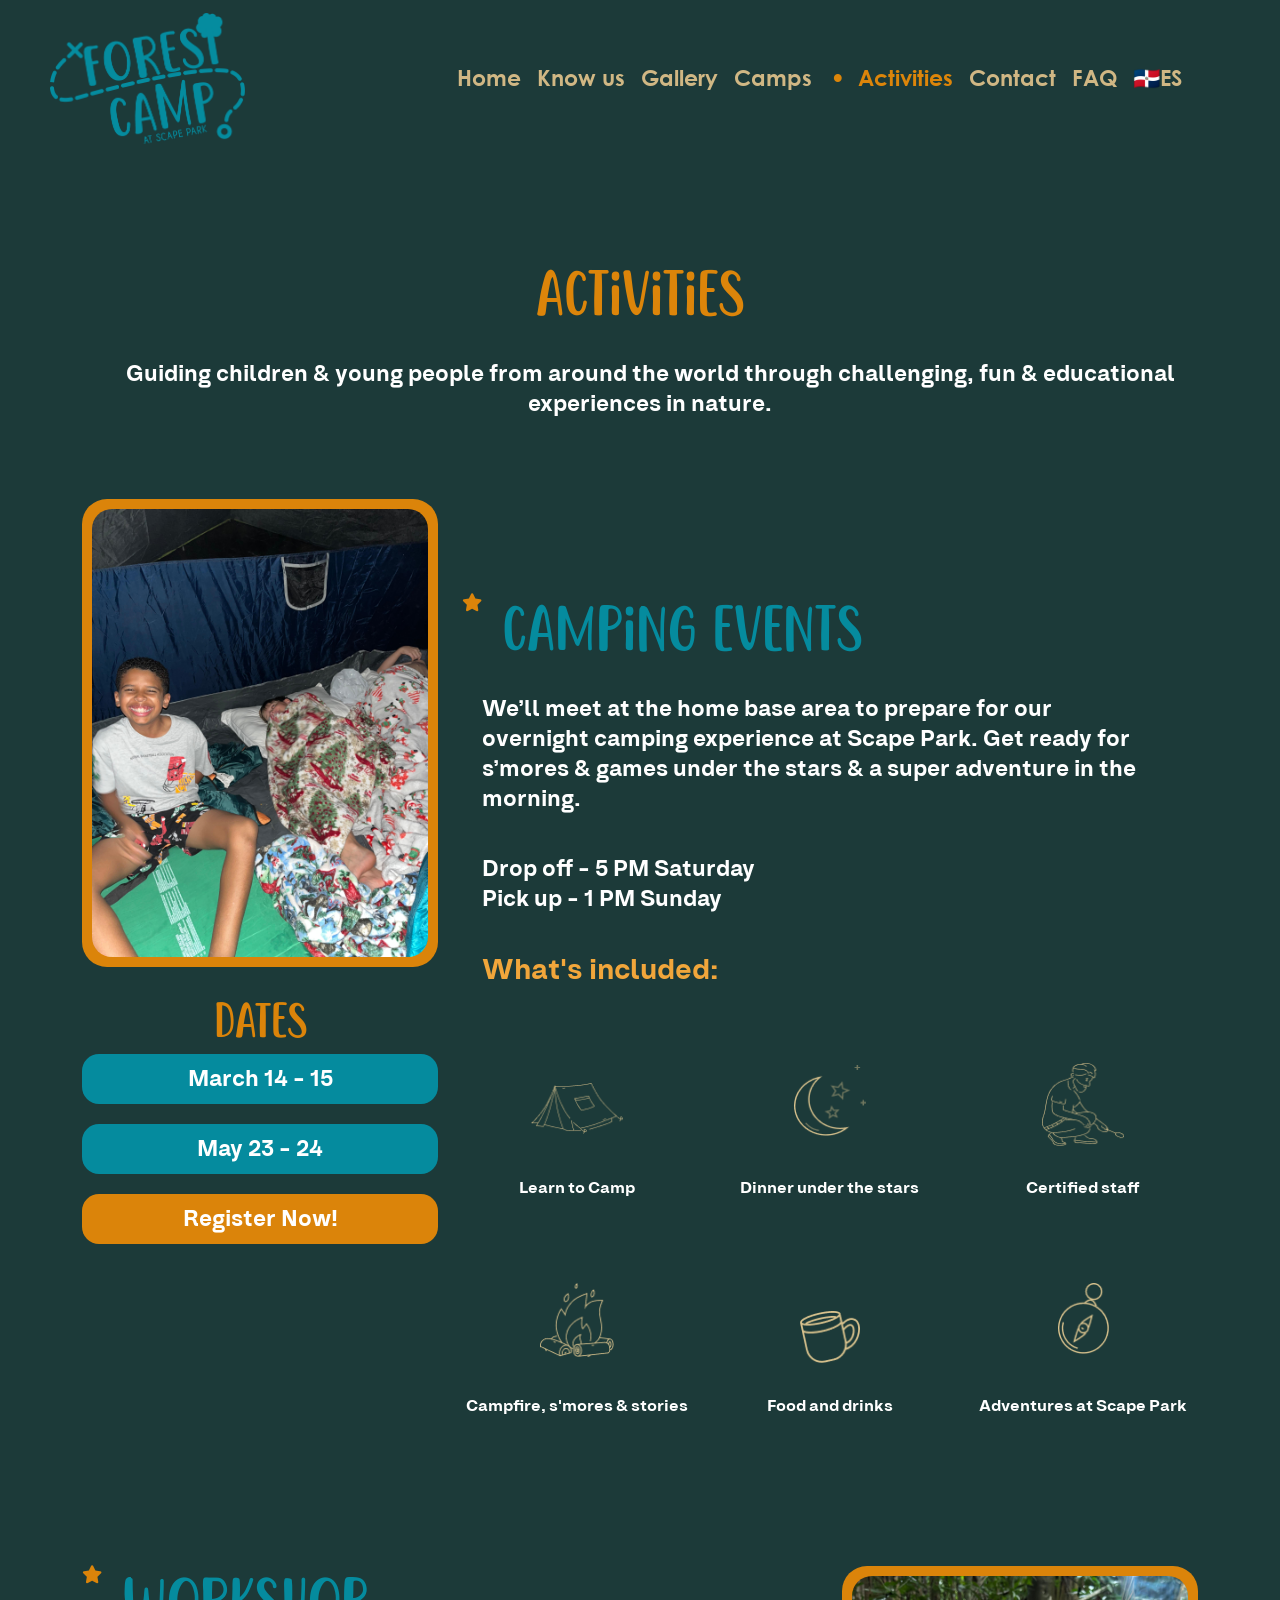
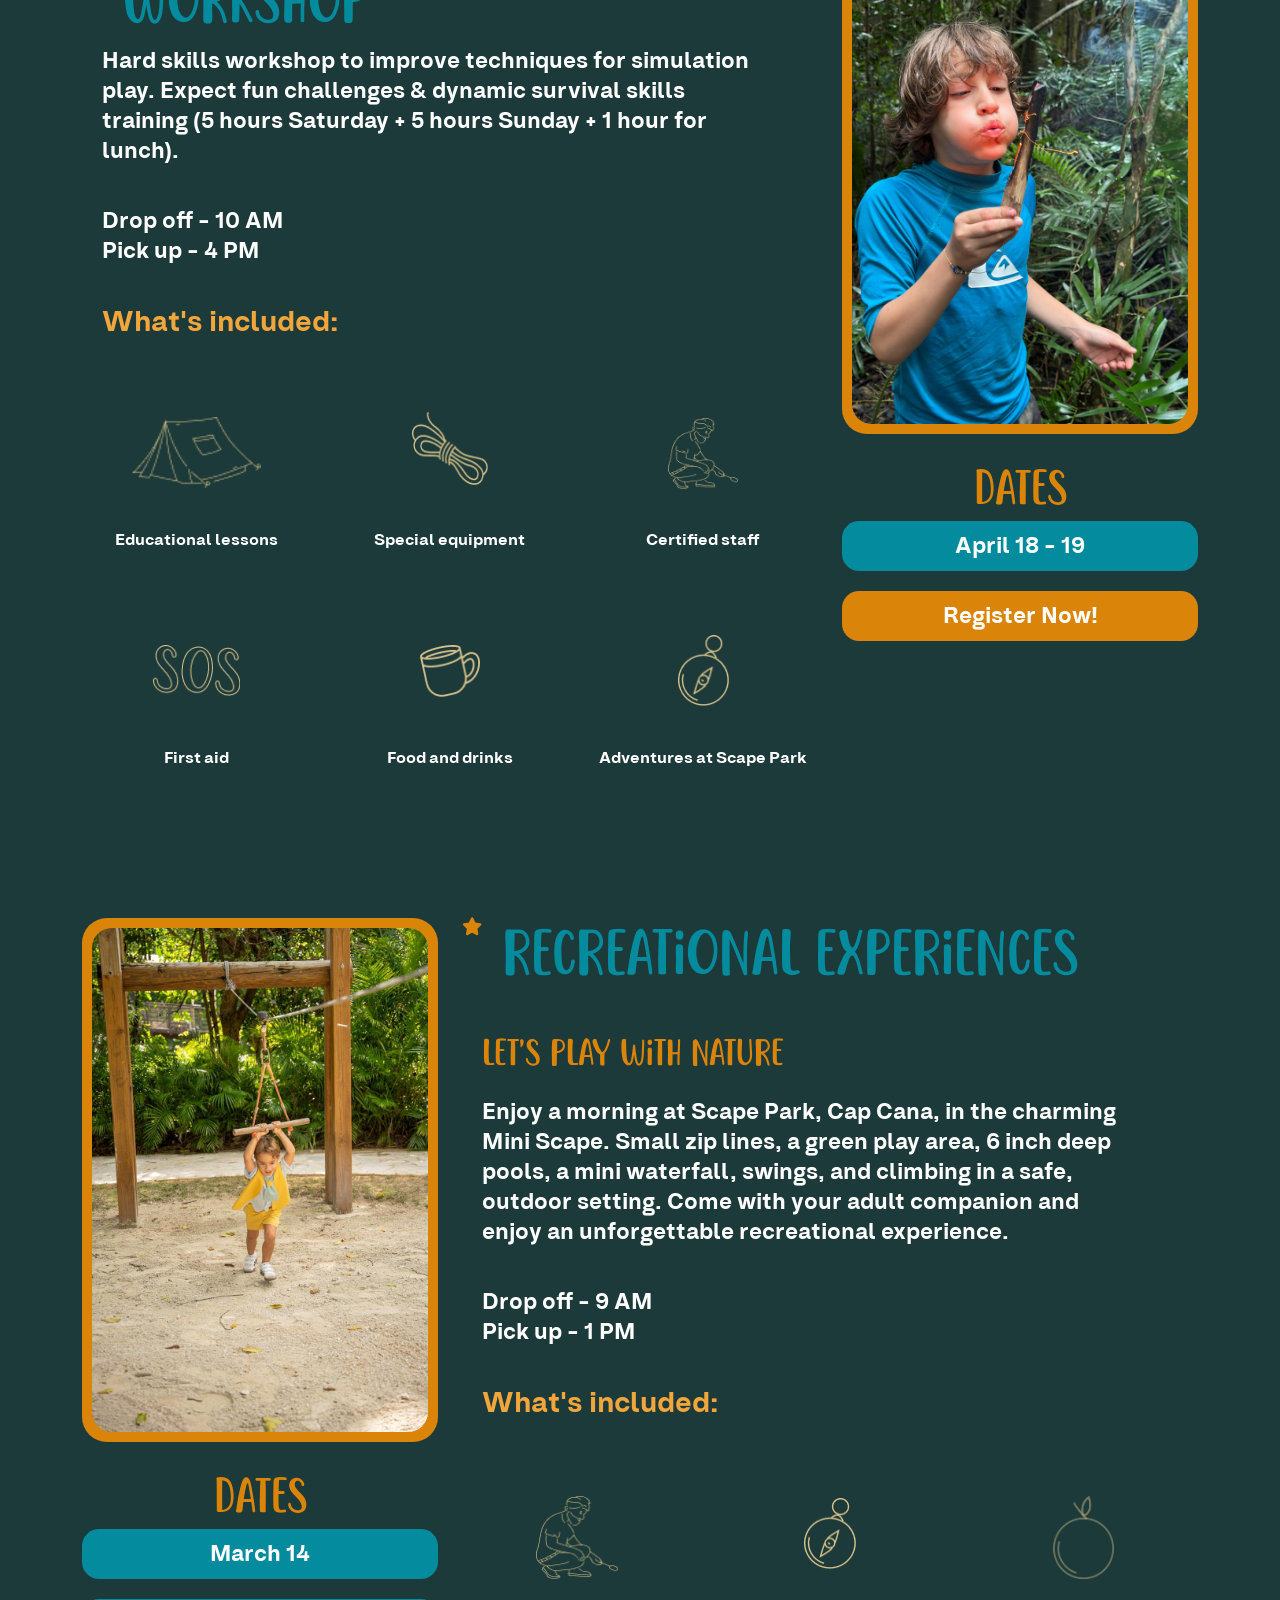
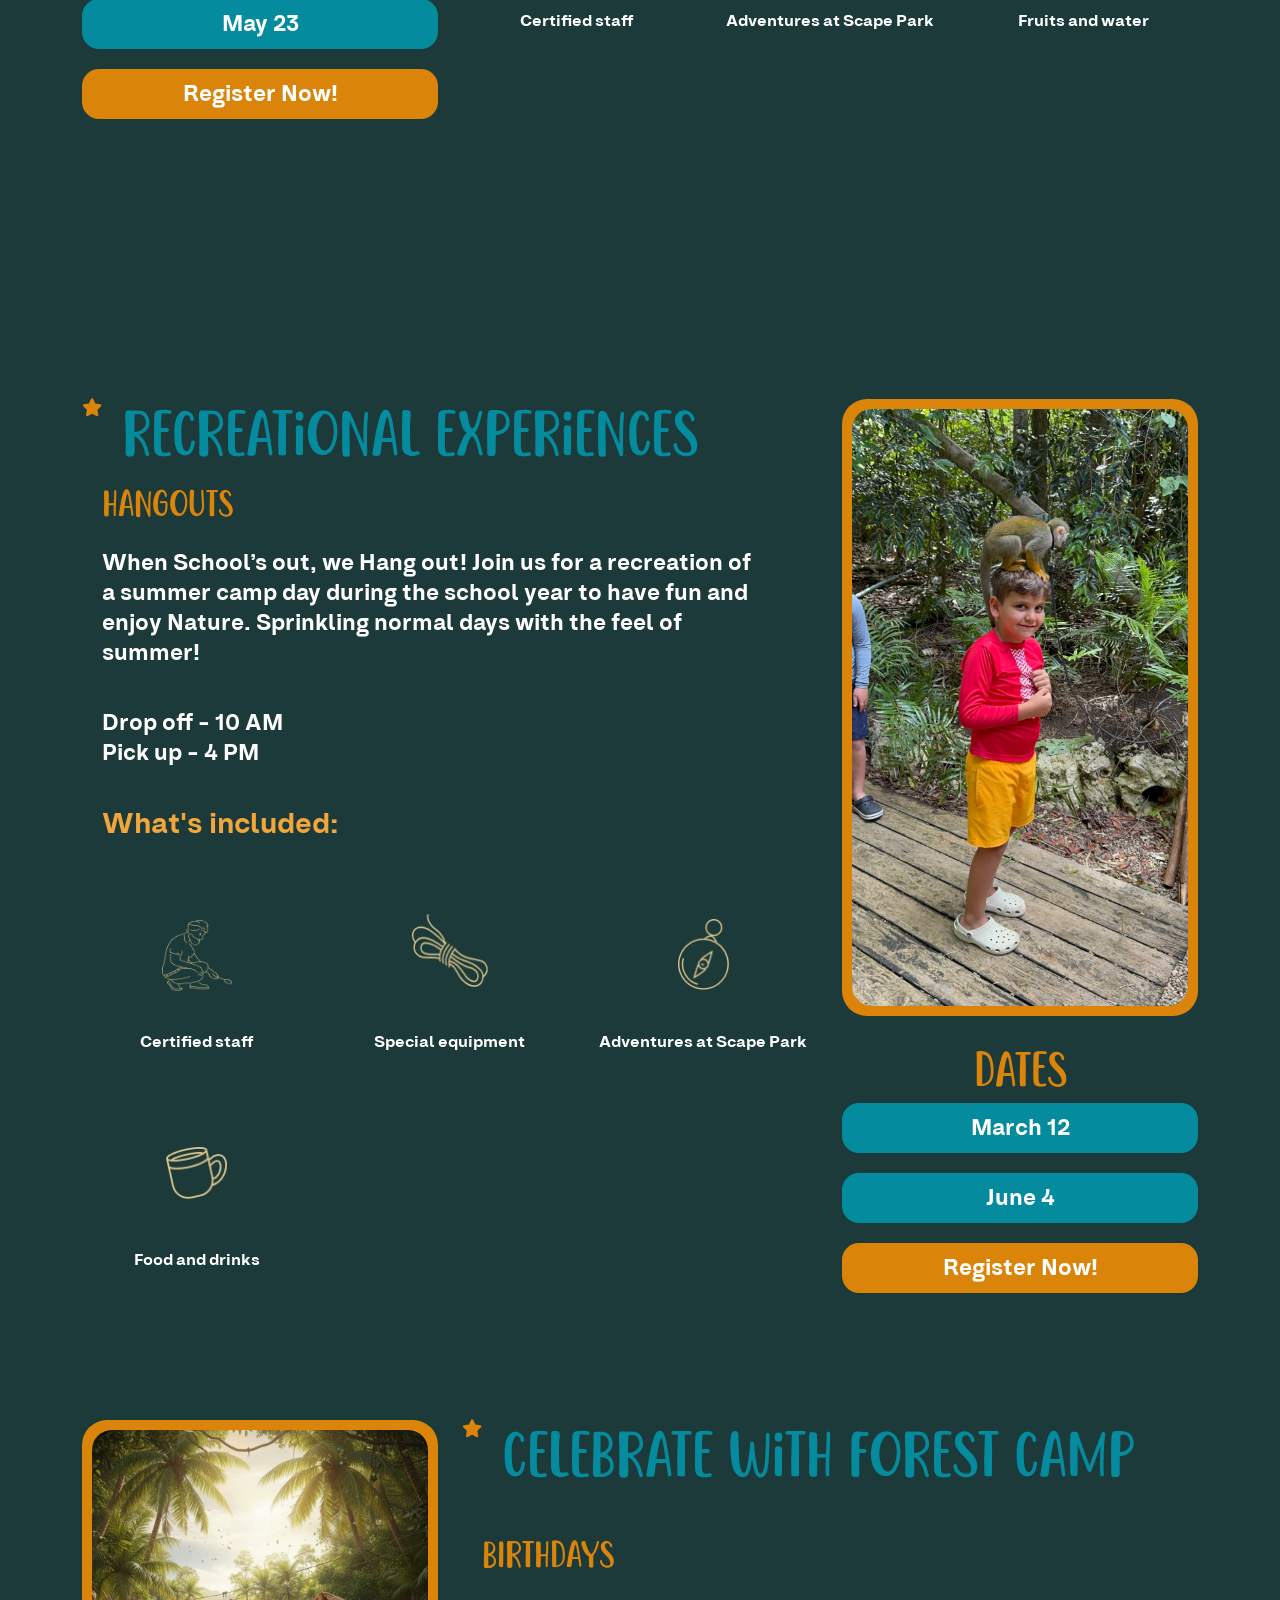
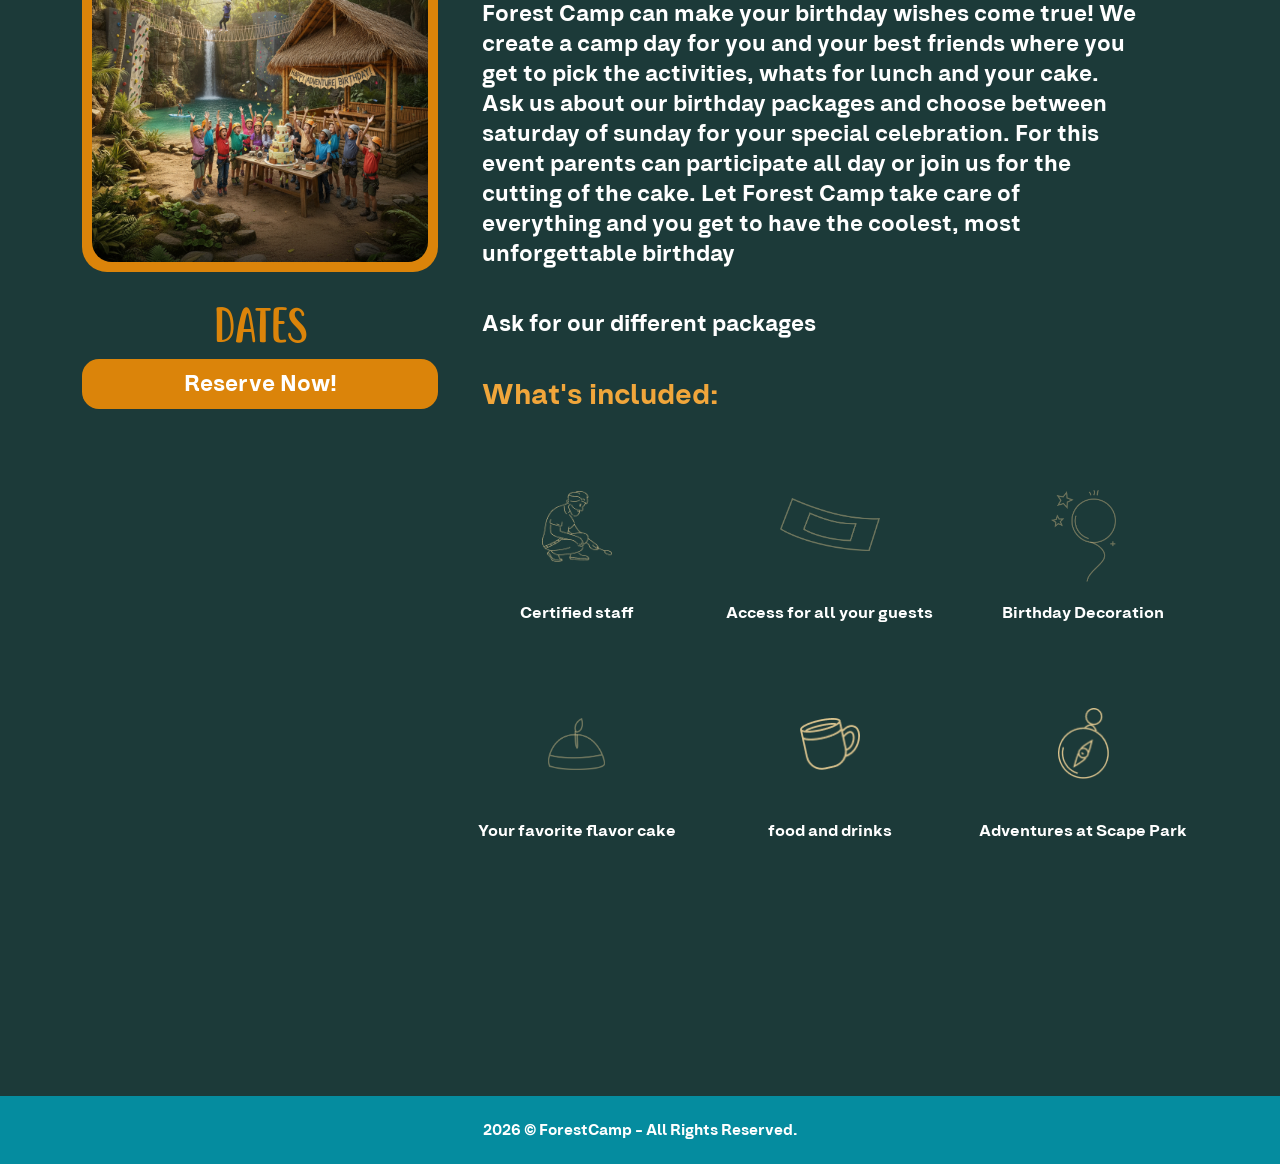
<file: activities.html>
<!DOCTYPE html>
<html lang="en">
  <head>
    <meta charset="UTF-8" />
    <meta name="viewport" content="width=device-width, initial-scale=1.0" />
    <title>Activities - Forest Camp</title>
    <!-- ========== All Css Link Here ===== -->
    <link rel="stylesheet" href="assets/css/font-awesome.min.css" />
    <link rel="stylesheet" href="assets/css/slick.css" />
    <link rel="stylesheet" href="assets/css/bootstrap.min.css" />
    <link rel="stylesheet" href="assets/css/style.css" />
  <link
  rel="stylesheet"
  href="https://cdnjs.cloudflare.com/ajax/libs/font-awesome/6.4.0/css/all.min.css"
/>

    <!-- ========== For Responsive Css  -->
    <link rel="stylesheet" href="assets/css/media.css" />
    <style>
      .nav-link {
        color: #d0b784;
      }
      .nav-link:hover {
        color: #db840a;
      }
    </style>
  </head>

  <body style="background-color: #1c3a39" data-page="activities">
    <!-- ========== Header Area Start Here ==========  -->
    <header id="about_page">
      <nav class="navbar navbar-expand-lg">
        <div class="container-fluid">
          <a class="navbar-brand" href="index.html#banner_area">
            <img src="assets/images/logo/logo_blue.png" alt="forest-camp" />
          </a>
          <button
            class="navbar-toggler"
            type="button"
            data-bs-toggle="collapse"
            data-bs-target="#navbarSupportedContent"
            aria-controls="navbarSupportedContent"
            aria-expanded="false"
            aria-label="Toggle navigation"
          >
            <img src="assets/images/icons/bar.png" alt="bar" />
          </button>
          <div class="collapse navbar-collapse" id="navbarSupportedContent">
            <ul class="navbar-nav ms-auto mb-2 mb-lg-0">
              <li class="nav-item">
                <a
                  class="nav-link"
                  aria-current="page"
                  href="index.html"
                  data-i18n="nav_home"
                  >Home</a
                >
              </li>
              <li class="nav-item">
                <a
                  class="nav-link"
                  href="about-us.html"
                  aria-disabled="true"
                  data-i18n="nav_about"
                  >Know us</a
                >
              </li>
              <li class="nav-item">
                <a
                  class="nav-link"
                  href="gallery.html"
                  aria-disabled="true"
                  data-i18n="nav_gallery"
                  >Gallery</a
                >
              </li>
              <li class="nav-item">
                <a
                  class="nav-link"
                  href="summercamp.html"
                  aria-disabled="true"
                  data-i18n="nav_program"
                  >Camps</a
                >
              </li>

              <li class="nav-item">
                <a
                  class="nav-link active"
                  href="activities.html"
                  data-i18n="nav_activie"
                  >Activities</a
                >
              </li>
              <li class="nav-item">
                <a
                  class="nav-link"
                  href="index.html#contact_area"
                  aria-disabled="true"
                  data-i18n="nav_contact"
                  >Contact</a
                >
              </li>
              <li class="nav-item">
                <a
                  class="nav-link"
                  href="faq.html"
                  aria-disabled="true"
                  data-i18n="nav_faq"
                  >FAQ</a
                >
              </li>
              <li class="nav-item">
              <button class="nav-link btn btn-sm" id="langToggleBtn" style="border:none; background:none;">
                <img id="langFlag" src="assets/images/esflag.png" alt="es" width="20px" style="margin-top: -4px;"> ES</button>
            </li>
            </ul>
          </div>
        </div>
      </nav>
    </header>
    <!-- ========== Header Area End Here ==========  -->
    <section id="activite_area">
  <div class="container">
    <div class="row">
      <div class="col-lg-12 m-auto text-center">
        <h3 data-i18n="activities_title">Activities</h3>
        <p data-i18n="activities_description">
          Guiding children & young people from around the world through
          challenging, fun & educational experiences in nature.
        </p>
      </div>
    </div>

    <!-- First Activity (Camping Events) -->
    <div class="row">
      <div class="col-lg-4">
        <div class="activite_secend_img d-none d-lg-inline">
          <div class="img_framee">
            <img src="assets/images/activities/acamp.jpeg" alt="img" class="d-none d-lg-inline"/>
          </div>
          
          <div class="dirth_day text-center jholokd">
            <h4 data-i18n="camping_dates_title">Dates</h4>
            <p data-i18n="camping_dates_dec">Mar 14 - 15</p>
            <p data-i18n="camping_dates_may">May 23 - 24</p>
            <a href="https://wa.link/uluzj9"><p data-i18n="camping_dates_btn", style="background:#db840a;"></p></a>   
          </div>                                                                                                                                                                                                                                                                                                                                                                                                                                                                                                                                                                                                                                          </div>
      </div>
                                                                                                                                                                                                                                                                                                                                                                                                                                                                                                                                                                                                                                                                                                                                                                                                                                                                                                                                                                                                                                                                                                                                                                                                                                                                                                                                                                                                                                                                                                                                                                                                                                                                                                                                                                                                                                                                                                                                                                                                                                                                                                                                                                                                                                                                                                                                                                                                                                                                                                                                                                                                                                                                                                                                                                                                                                                                                                                                                                                                                                                                                                                                                                                                                                                                                                                                                                                                                                                                                                                                                                                                                                                                                                                                                                                                                                                                                                                                                                                                                                                                                                                                                                                                                                                                                                                                                                                                                                                                                                                                                                                                                                                                                                                                                                                                                                                                                                                                                                                                                                                                                                                                                                                                                                                                                                                                                                                                                                                                                                                                                                                                                                                                                                                                                                                                                                                                                                                                                                                                                                                                                                                                                                                                                                                                                                                                                                                                                                                                                                                                                                                                                                                                                                                                                                                                                                                                                                               
      <div class="col-lg-8 text-start">

        <div class="activite_secend_content text-start"><div class="d-flex">
<i class="fa-solid fa-star" style="color: #db840a;"></i>
          <h3 data-i18n="camping_title">Camping Events</h3></div>
          <p data-i18n="camping_desc_1">
            We’ll meet at the home base area to prepare for our overnight
            camping experience at Scape Park. Get ready for s’mores & games
            under the stars & a super adventure in the morning.
          </p>
<p data-i18n="camping_desc_2" class="mehedii">
            Drop off - 5 PM Friday <br />
            Pick up - 1 PM Saturday
          </p>
<div class="activite_secend_img mehedii mt-3">
          <div class="img_framee">
            <img src="assets/images/activities/acamp.jpeg" alt="img"/>
          </div>
</div>

           <div class="dirth_day mehedii">
            <h4 data-i18n="camping_dates_title">Dates</h4>
            <p data-i18n="camping_dates_dec">Mar 14 - 15</p>
            <p data-i18n="camping_dates_may">May 23 - 24</p>
            <a href="https://wa.link/uluzj9"><p data-i18n="camping_dates_btn", style="background:#db840a;"></p></a>   
          </div> 
          <p data-i18n="camping_desc_2" class="jholokd">
            Drop off - 5 PM Friday <br />
            Pick up - 1 PM Saturday
          </p>

          <span data-i18n="camping_included_title">What's included:</span>

          <div class="row mt-5 pt-5">
            <div class="col-lg-4">
              <div class="included_icon">
                <img height="51px" src="assets/images/activities/capm.png" alt="icon" />
                <p data-i18n="camping_included_item_1">Learn to Camp</p>
              </div>
            </div>
            <div class="col-lg-4">
              <div class="included_icon">
                <img height="71px" style="margin-top: -18px;" src="assets/images/activities/night.png" alt="icon" />
                <p data-i18n="camping_included_item_2">Dinner under the stars</p>
              </div>
            </div>
            <div class="col-lg-4">
              <div class="included_icon">
                <img height="83px" style="margin-top: -20px;" src="assets/images/activities/man.png" alt="icon" />
                <p data-i18n="camping_included_item_3">Certificated Staff</p>
              </div>
            </div>
          </div>
          
          <div class="row mt-5">
            <div class="col-lg-4">
              <div class="included_icon">
                <img height="74px" style="margin-top: -18px;" src="assets/images/activities/fire.png" alt="icon" />
                <p data-i18n="camping_included_item_4">
                  Campfire, s'mores & stories
                </p>
              </div>
            </div>
            <div class="col-lg-4">
              <div class="included_icon">
                <img height="52px" style="margin-top: 10px;" src="assets/images/activities/cup.png" alt="icon" />
                <p data-i18n="camping_included_item_5">Food and drinks</p>
              </div>
            </div>
            <div class="col-lg-4">
              <div class="included_icon">
                <img height="71px" style="margin-top: -18px;" src="assets/images/activities/comp.png" alt="icon" />
                <p data-i18n="camping_included_item_6">Adventures in Scape Park</p>
              </div>
            </div>
          </div>
            
        </div>
      </div>
    </div>

    <!-- Second Activity (Workshop) -->
    <div class="row">
      <div class="col-lg-8 text-start order-2 order-md-1">
        <div class="activite_secend_content text-start">
<div class="d-flex">
<i class="fa-solid fa-star" style="color: #db840a;"></i>
          <h3 class="mb-0" data-i18n="workshop_title">Workshop</h3></div>
          <h5 data-i18n="workshop_subtitle">Survival skills 10 hours</h5>
          <p data-i18n="workshop_desc">
            Hard skills workshop to improve techniques for simulation play.
            Expect fun challenges & dynamic survival skills training (5 hours
            Saturday + 5 hours Sunday + 1 hour for lunch).
          </p>
<p data-i18n="workshop_desc_2" class="mehedii">
            Drop off - 10 AM <br />
            Pick up - 4 PM
          </p>
<div class="activite_secend_img mehedii">
          <div class="img_framee">
            <img src="assets/images/activities/boy.jpg" alt="img" class="mehedii"/>
          </div>
</div>
           <div class="dirth_day mehedii">
            <h4 data-i18n="camping_dates_title">Dates</h4>
            <p data-i18n="camping_dates_dec">Mar 14 - 15</p>
            <p data-i18n="camping_dates_may">May 23 - 24</p>
            <a href="https://wa.link/uluzj9"><p data-i18n="camping_dates_btn", style="background:#db840a;"></p></a>   
          </div> 
          <p data-i18n="workshop_desc_2" class="jholokd">
            Drop off - 10 AM <br />
            Pick up - 4 PM
          </p>

          <span data-i18n="workshop_included_title">What's included:</span>

          <div class="row mt-5 pt-5">
            <div class="col-lg-4">
              <div class="included_icon">
                <img height="71px" style="margin-top: -18px;" src="assets/images/activities/capm.png" alt="icon" />
                <p data-i18n="workshop_included_item_1">Educational lessons</p>
              </div>
            </div>
            <div class="col-lg-4">
              <div class="included_icon">
                <img height="73px" style="margin-top: -23px;" src="assets/images/activities/dori.png" alt="icon" />
                <p data-i18n="workshop_included_item_2">Special equipment</p>
              </div>
            </div>
            <div class="col-lg-4">
              <div class="included_icon">
                <img height="71px" style="margin-top: -17px;" src="assets/images/activities/man.png" alt="icon" />
                <p data-i18n="workshop_included_item_3">Certified staff</p>
              </div>
            </div>
          </div>

          <div class="row mt-5">
            <div class="col-lg-4">
              <div class="included_icon">
                <img height="51px" style="margin-top: -8px;" src="assets/images/activities/sos.png" alt="icon" />
                <p data-i18n="workshop_included_item_4">First aid</p>
              </div>
            </div>
            <div class="col-lg-4">
              <div class="included_icon">
                <img height="52px" style="margin-top: -8px;" src="assets/images/activities/cup.png" alt="icon" />
                <p data-i18n="workshop_included_item_5">Food and drinks</p>
              </div>
            </div>
            <div class="col-lg-4">
              <div class="included_icon">
                <img height="71px" style="margin-top: -18px;" src="assets/images/activities/comp.png" alt="icon" />
                <p data-i18n="workshop_included_item_6">Adventures in Scape Park</p>
              </div>
            </div>
          </div>
        </div>
      </div>

      <div class="col-lg-4 order-1 order-md-2">
        <div class="activite_secend_img jholokd">
          <div class="img_framee">
            <img src="assets/images/activities/boy.jpg" alt="img" />
          </div>
          <div class="dirth_day text-center jholokd">
            <h4 data-i18n="workshop_dates_title">Dates</h4>
            <p data-i18n="workshop_dates_value">  </p>
            <a href="https://wa.link/uluzj9"><p data-i18n="camping_dates_btn", style="background:#db840a;">Register Now3</p></a>      
          </div>
        </div>
      </div>
    </div>

    <!-- Trird Activity (Camping Events) -->
    <div class="row">
      <div class="col-lg-4">
      <div class="activite_secend_img jholokd">
          <div class="img_framee">
            <img src="assets/images/activities/Letsplay.jpeg" alt="img" />
          </div>
          <div class="dirth_day text-center jholokd">
            <h4 data-i18n="recreational_dates_title">Dates</h4>
            <p data-i18n="recreational_dates_dec">Mar 14</p>
            <p data-i18n="recreational_dates_may">May 23 </p>
            <a href="https://wa.link/uluzj9"><p data-i18n="camping_dates_btn", style="background:#db840a;"></p></a>   
          </div>                                                                                                                                                                                                                                                                                                                                                                                                                                                                                                                                                                                                                                          </div>
      </div>
                                                                                                                                                                                                                                                                                                                                                                                                                                                                                                                                                                                                                                                                                                                                                                                                                                                                                                                                                                                                                                                                                                                                                                                                                                                                                                                                                                                                                                                                                                                                                                                                                                                                                                                                                                                                                                                                                                                                                                                                                                                                                                                                                                                                                                                                                                                                                                                                                                                                                                                                                                                                                                                                                                                                                                                                                                                                                                                                                                                                                                                                                                                                                                                                                                                                                                                                                                                                                                                                                                                                                                                                                                                                                                                                                                                                                                                                                                                                                                                                                                                                                                                                                                                                                                                                                                                                                                                                                                                                                                                                                                                                                                                                                                                                                                                                                                                                                                                                                                                                                                                                                                                                                                                                                                                                                                                                                                                                                                                                                                                                                                                                                                                                                                                                                                                                                                                                                                                                                                                                                                                                                                                                                                                                                                                                                                                                                                                                                                                                                                                                                                                                                                                                                                                                                                                                                                                                                                               
      <div class="col-lg-8 text-start">
        <div class="activite_secend_content text-start">
          <div class="d-flex">
<i class="fa-solid fa-star" style="color: #db840a;"></i>
          <h3 data-i18n="recreational_title">Recreational experiences</h3></div>
          <h5 data-i18n="recreational_subtitle"></h5>
          <p data-i18n="recreational_desc_1">
           Enjoy a morning at Scape Park, Cap Cana, in the charming Mini Scape. Small zip lines, a green play area, 6 inch deep pools, a mini waterfall, swings, and climbing in a safe, outdoor setting. Come with your adult companion and enjoy an unforgettable recreational experience.
          </p>
<p data-i18n="recreational_desc_2" class="mehedii">
            Arrival - 10 AM  <br />
            Pick up - 4 PM 
          </p>
  <div class="activite_secend_img mehedii">
          <div class="img_framee">
            <img src="assets/images/activities/Letsplay.jpeg" alt="img" />
          </div>
</div>

           <div class="dirth_day mehedii">
            <h4 data-i18n="camping_dates_title">Dates</h4>
            <p data-i18n="camping_dates_dec">Mar 14 - 15</p>
            <p data-i18n="camping_dates_may">May 23 - 24</p>
            <a href="https://wa.link/uluzj9"><p data-i18n="camping_dates_btn", style="background:#db840a;"></p></a>   
          </div> 
          <p data-i18n="recreational_desc_2" class="jholokd">
            Arrival - 10 AM  <br />
            Pick up - 4 PM 
          </p>

          <span data-i18n="recreational_included_title">What's included:</span>

          <div class="row mt-5 pt-5">
            <div class="col-lg-4">
              <div class="included_icon">
                <img height="83px" style="margin-top: -20px;" src="assets/images/activities/man.png" alt="icon" />
                <p data-i18n="camping_included_item_3">Certificated Staff</p>
              </div>
            </div>
            <div class="col-lg-4">
              <div class="included_icon"><img height="71px" style="margin-top: -18px;" src="assets/images/activities/comp.png" alt="icon" />
                <p data-i18n="camping_included_item_6">Adventures in Scape Park</p>
             
              </div>
            </div>
            <div class="col-lg-4">
              <div class="included_icon">
                <img height="83px" style="margin-top: -20px;" src="assets/images/activities/fruits.png" alt="icon" />
                <p data-i18n="recreational_included_item_5">Fruits and water</p>
                
              </div>
            </div>
          </div>

          <div class="row mt-5">
            <div class="col-lg-4">
              <div class="included_icon">
              
              </div>
            </div>
            
          </div>
        </div>
      </div>
    </div>

  <!-- Fourth Activity (Workshop) -->
    <div class="row">
      <div class="col-lg-8 text-start order-2 order-md-1">
        <div class="activite_secend_content text-start">
            <div class="d-flex">
<i class="fa-solid fa-star" style="color: #db840a;"></i>
          <h3 class="mb-0" data-i18n="Hangouts_title">Recreational activities</h3> </div>
          <h5 data-i18n="Hangouts_subtitle">Hangouts</h5>
          <p data-i18n="Hangouts_desc">
            Hard skills workshop to improve techniques for simulation play.
            Expect fun challenges & dynamic survival skills training (5 hours
            Saturday + 5 hours Sunday + 1 hour for lunch).
          </p>
<p data-i18n="Hangouts_desc_2" class="mehedii">
            Drop off - 10 AM <br />
            Pick up - 4 PM
          </p>
<div class="activite_secend_img mehedii">
          <div class="img_framee">
            <img src="assets/images/activities/hang.jpg" alt="img" />
          </div>
</div>

           <div class="dirth_day mehedii">
            <h4 data-i18n="camping_dates_title">Dates</h4>
            <p data-i18n="camping_dates_dec">Mar 14 - 15</p>
            <p data-i18n="camping_dates_may">May 23 - 24</p>
            <a href="https://wa.link/uluzj9"><p data-i18n="camping_dates_btn", style="background:#db840a;"></p></a>   
          </div> 
          <p data-i18n="Hangouts_desc_2" class="jholokd">
            Drop off - 10 AM <br />
            Pick up - 4 PM
          </p>

          <span data-i18n="Hangouts22_included_title">What's included:</span>

          <div class="row mt-5 pt-5">
            <div class="col-lg-4">
              <div class="included_icon">
                <img height="71px" style="margin-top: -17px;" src="assets/images/activities/man.png" alt="icon" />
                <p data-i18n="workshop_included_item_3">Certified staff</p>
              </div>
            </div>
            <div class="col-lg-4">
              <div class="included_icon">
                <img height="73px" style="margin-top: -23px;" src="assets/images/activities/dori.png" alt="icon" />
                <p data-i18n="workshop_included_item_2">Special equipment</p>
              </div>
            </div>
            <div class="col-lg-4">
              <div class="included_icon">
                <img height="71px" style="margin-top: -18px;" src="assets/images/activities/comp.png" alt="icon" />
                <p data-i18n="workshop_included_item_6">Adventures in Scape Park</p>
                
              </div>
            </div>
          </div>

          <div class="row mt-5">
            <div class="col-lg-4">
              <div class="included_icon">
                <img height="52px" style="margin-top: -8px;" src="assets/images/activities/cup.png" alt="icon" />
                <p data-i18n="workshop_included_item_5">Food and drinks</p>
              </div>
            </div>
            <!-- <div class="col-lg-4">
              <div class="included_icon">

                
              </div>
            </div>
            <div class="col-lg-4">
              <div class="included_icon">
                <img height="71px" style="margin-top: -18px;" src="assets/images/activities/comp.png" alt="icon" />
                <p data-i18n="workshop_included_item_6">Adventures in Scape Park</p>
              </div>
            </div>-->
          </div>
        </div>
      </div>

      <div class="col-lg-4 order-1 order-md-2">
        <div class="activite_secend_img jholokd">
          <div class="img_framee">
            <img src="assets/images/activities/hang.jpg" alt="img" />
          </div>
          
          <div class="dirth_day text-center jholokd">
            <h4 data-i18n="workshop_dates_title">Dates</h4>
            <p data-i18n="Hangouts_dates_dec">March 12</p>
            <p data-i18n="Hangouts_dates_may">June 4</p>
            <a href="https://wa.link/uluzj9"><p data-i18n="camping_dates_btn", style="background:#db840a;">Register Now3</p></a>      
          </div>
        </div>
      </div>
    </div> 

  <!-- bdays -->
    <div class="row">
      <div class="col-lg-4">
        <div class="activite_secend_img jholokd">
          <div class="img_framee">
            <img src="assets/images/activities/bdays.png" alt="img" />
          </div>
          <div class="dirth_day text-center jholokd">
            <h4 data-i18n="recreational_dates_title">Dates</h4>
            
            <a href="https://wa.link/uluzj9"><p data-i18n="bday_dates_btn", style="background:#db840a;"></p></a>   
          </div>                                                                                                                                                                                                                                                                                                                                                                                                                                                                                                                                                                                                                                          </div>
      </div>
                                                                                                                                                                                                                                                                                                                                                                                                                                                                                                                                                                                                                                                                                                                                                                                                                                                                                                                                                                                                                                                                                                                                                                                                                                                                                                                                                                                                                                                                                                                                                                                                                                                                                                                                                                                                                                                                                                                                                                                                                                                                                                                                                                                                                                                                                                                                                                                                                                                                                                                                                                                                                                                                                                                                                                                                                                                                                                                                                                                                                                                                                                                                                                                                                                                                                                                                                                                                                                                                                                                                                                                                                                                                                                                                                                                                                                                                                                                                                                                                                                                                                                                                                                                                                                                                                                                                                                                                                                                                                                                                                                                                                                                                                                                                                                                                                                                                                                                                                                                                                                                                                                                                                                                                                                                                                                                                                                                                                                                                                                                                                                                                                                                                                                                                                                                                                                                                                                                                                                                                                                                                                                                                                                                                                                                                                                                                                                                                                                                                                                                                                                                                                                                                                                                                                                                                                                                                                                               
      <div class="col-lg-8 text-start">
        <div class="activite_secend_content text-start">
         <div class="d-flex">
<i class="fa-solid fa-star" style="color: #db840a;"></i>
          <h3 data-i18n="bday_title">Celebrate with forest camp</h3></div>
          <h5 data-i18n="bday_subtitle"></h5>
          <p data-i18n="bday_desc">
           Enjoy a morning at Scape Park, Cap Cana, in the charming Mini Scape. Small zip lines, a green play area, 6 inch deep pools, a mini waterfall, swings, and climbing in a safe, outdoor setting. Come with your adult companion and enjoy an unforgettable recreational experience.
          </p>
  <p data-i18n="bday_desc_2" class="mehedii">
            Arrival - 10 AM  <br/>
            Pick up - 4 PM 
          </p>
<div class="activite_secend_img mehedii">
          <div class="img_framee">
            <img src="assets/images/activities/bdays.png" alt="img" />
          </div>
</div>
         <div class="dirth_day text-center mehedii">
            <h4 data-i18n="recreational_dates_title">Dates</h4>
            
            <a href="https://wa.link/uluzj9"><p data-i18n="bday_dates_btn", style="background:#db840a;"></p></a>   
          </div> 
          <p data-i18n="bday_desc_2" class="jholokd">
            Arrival - 10 AM  <br/>
            Pick up - 4 PM 
          </p>

 
          <span data-i18n="bday_included_title">What's included:</span>

          <div class="row mt-5 pt-5">
            <div class="col-lg-4">
              <div class="included_icon">
                <img height="71px" style="margin-top: -17px;" src="assets/images/activities/man.png" alt="icon" />
                <p data-i18n="bday_included_item_1">Certified staff</p>
              </div>
            </div>
            <div class="col-lg-4">
              <div class="included_icon">
                <img height="53px" style="margin-top: -10px;" src="assets/images/activities/maps2.png" alt="icon" />
                <p data-i18n="bday_included_item_2">Access for all your guess</p>
              </div>
            </div>
            <div class="col-lg-4">
              <div class="included_icon">
                <img height="92px" style="margin-top: -18px;" src="assets/images/activities/decor.png" alt="icon" />
                <p data-i18n="bday_included_item_3">Birthday Decoration</p>
                
              </div>
            </div>
          </div>

          <div class="row mt-5">
            <div class="col-lg-4">
              <div class="included_icon">
                <img height="52px" style="margin-top: -8px;" src="assets/images/activities/cake.png" alt="icon" />
                <p data-i18n="bday_included_item_5">Food and drinks</p>
              </div>
            </div>
            <div class="col-lg-4">
              <div class="included_icon">
                <img height="52px" style="margin-top: -8px;" src="assets/images/activities/cup.png" alt="icon" />
                <p data-i18n="bday_included_item_4">Food and drinks</p>

                
              </div>
            </div>
            <div class="col-lg-4">
              <div class="included_icon">
                <img height="71px" style="margin-top: -18px;" src="assets/images/activities/comp.png" alt="icon" />
                <p data-i18n="bday_included_item_6">Adventures in Scape Park</p>
              </div>
            </div>
          </div>
        </div>
        <div class="dirth_day text-center jholokd mehedii">
            <h4 data-i18n="recreational_dates_title">Dates</h4>
            
            <a href="https://wa.link/uluzj9"><p data-i18n="bday_dates_btn", style="background:#db840a;"></p></a>   
          </div>
      </div>
    </div>
                
    

    <!-- Coming Soon 
    <div class="row">
      <div class="col-lg-4">
        <div class="activite_secend_img">
          <div class="img_framee frame_comming">
            <img src="assets/images/activities/TBA.jpg" alt="img" />
          </div>
        </div>
      </div>

      <div class="col-lg-8 text-start">
        <div class="activite_secend_content text-start">
          <h3 data-i18n="tba_title">TBA</h3>
          <h5 data-i18n="tba_subtitle">More details coming soon...</h5>
          <p data-i18n="tba_desc">Stay tuned!</p>
        </div>
      </div>
    </div>
  </div>

  <img
    src="assets/images/activities/page_bg.png"
    alt="img"
    class="activite_page_bg"
    
  />

  <div class="row">
        <div class="col-lg-12">
          <div class="program_page_download_btn text-center">
            <a href="https://drive.google.com/file/d/1QbJ9EgSOqwk0SsMtD1iF98Z36c06aMrI/view"
               data-i18n="download_btn">Download the content</a>
          </div>
        </div>
      </div>-->
</section>

  


    <!-- ========== Copyright Area Start Here ==========  -->
    <footer id="copyright_area">
      <div class="container">
        <div class="row">
          <div class="col-lg-12">
            <div class="copyright_text">
              <h4 data-i18n="footer_copy">
                2025 © ForestCamp - All Rights Reserved.
              </h4>
            </div>
          </div>
        </div>
      </div>
    </footer>
    <!-- ========== Copyright Area End Here ==========  -->

    <!-- ========== All Js Link Here ===== -->
    <script src="assets/js/bootstrap.min.js"></script>
    <script src="assets/js/jquery-1.12.4.min.js"></script>
    <script src="assets/js/slick.min.js"></script>
    <script src="assets/js/main.js"></script>
    <!-- Lang-toggle común -->
    <script src="assets/js/lang-toggle.js"></script>
  </body>
</html>
</file>
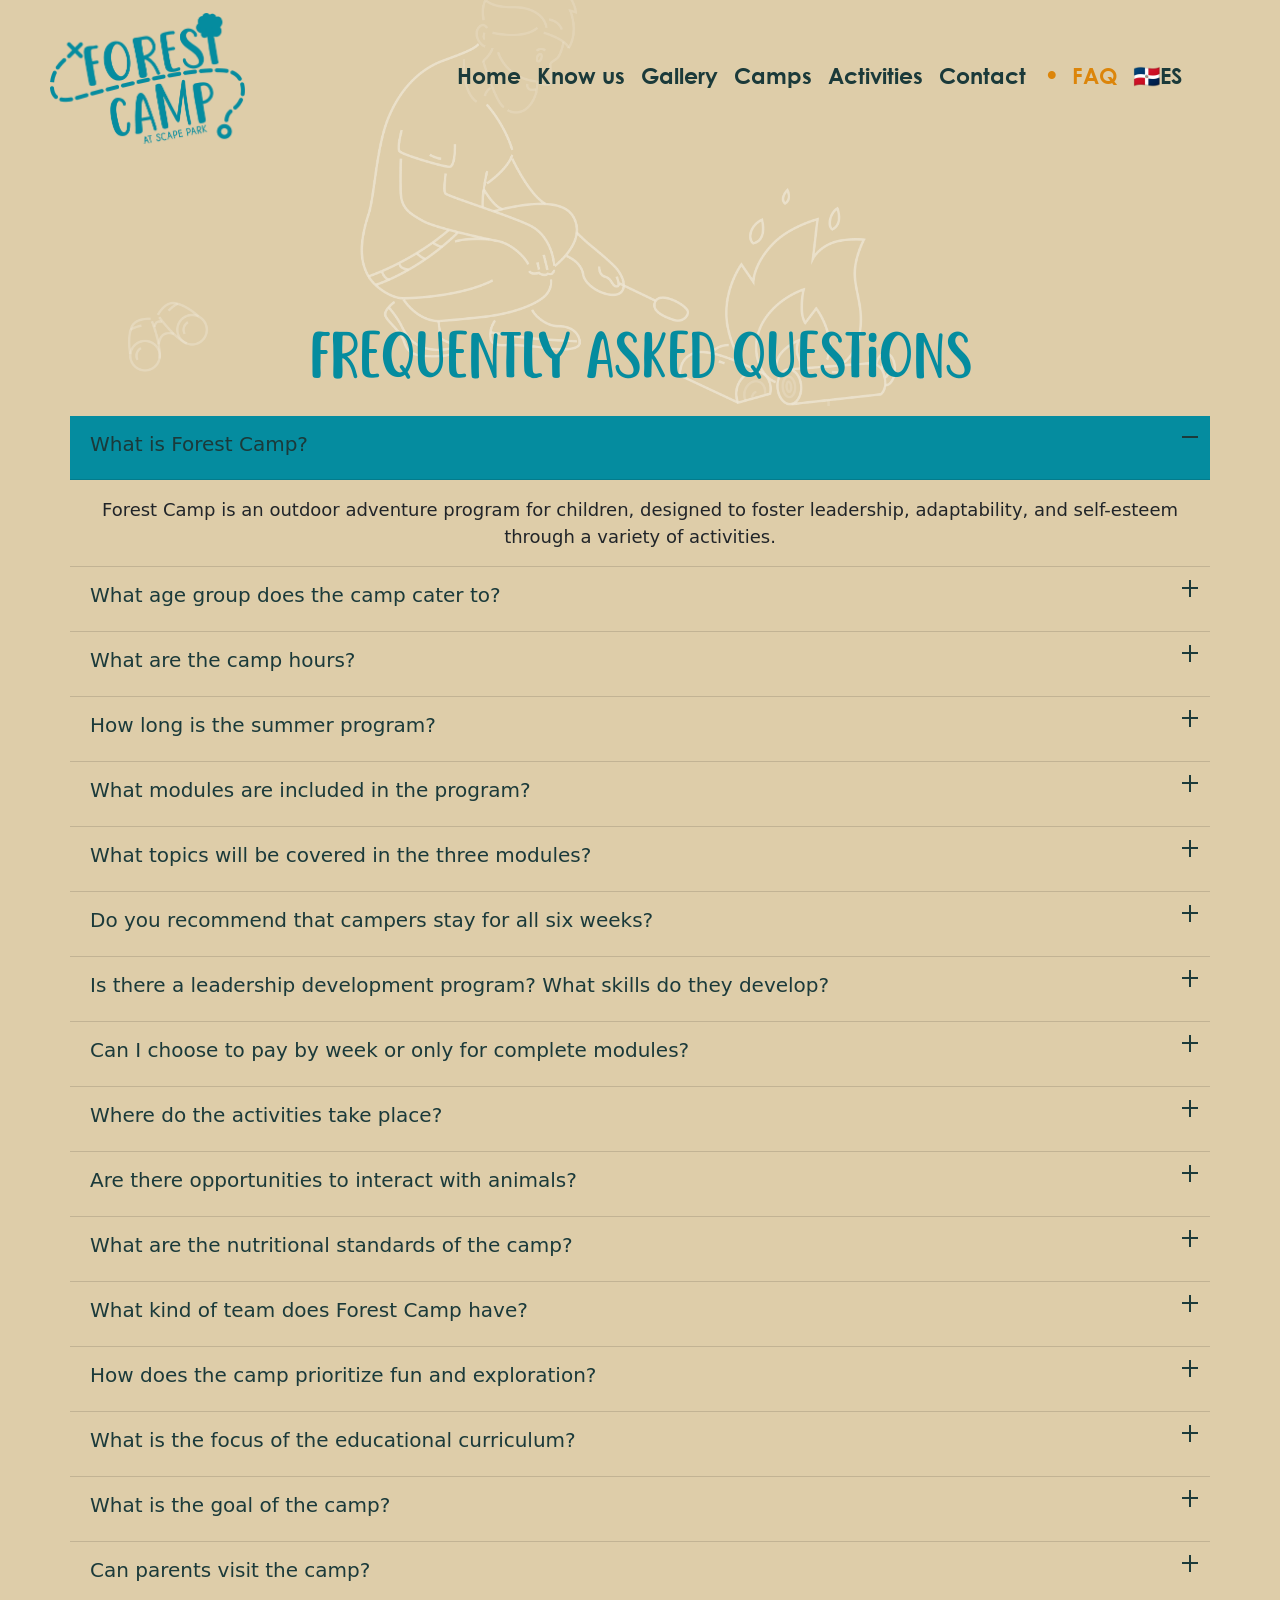
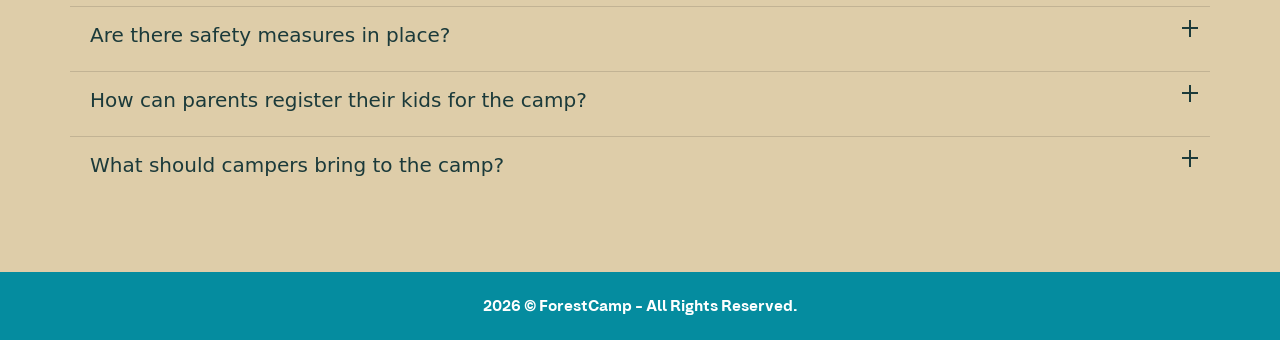
<file: faq.html>
<!DOCTYPE html>
<html lang="en">
<head>
    <meta charset="UTF-8">
    <meta name="viewport" content="width=device-width, initial-scale=1.0">
    <title>FAQ - Forest Camp</title>
    <!-- ========== All Css Link Here ===== -->
     <link rel="stylesheet" href="assets/css/font-awesome.min.css">
     <link rel="stylesheet" href="assets/css/slick.css">
     <link rel="stylesheet" href="assets/css/bootstrap.min.css">
     <link rel="stylesheet" href="assets/css/style.css">
     <!-- ========== For Responsive Css  -->
     <link rel="stylesheet" href="assets/css/media.css">
</head>
<body data-page="faq">
    <!-- ========== Header Area Start Here ==========  -->

<style>
                :root {
            --primary-text: #1B3A3A;
            --secondary-text: #058C9F;
            --white-text-white: transparent;
            --black-text-black: #000000;
            }

            body{
                background-color: rgb(209, 184, 133);
                background-color: rgba(209, 184, 133, 0.7);
                background-image: url(assets/images/faq/bg.png);
            }
            .accordion-item {
    background-color: transparent;
    border: 1px solid rgba(0,0,0,.125);
        }
        .accordion-button {
            position: relative;
            display: flex;
            align-items: center;
            width: 100%;
            padding: 1rem 1.25rem;
            font-size: 1rem;
            color: var(--primary-text);
            text-align: left;
            background-color: transparent;
            border: 0;
            border-radius: 0;
            overflow-anchor: none;
            transition: color .15s ease-in-out,background-color .15s ease-in-out,border-color .15s ease-in-out,box-shadow .15s ease-in-out,border-radius .15s ease;
        }
                a {
            text-decoration: none;
            }
            .accordion-body ul li a {
            color: black;
            font-weight: 700;
            }
            .faq-section .accordion {
            width: 100%;
            }

            .accordion-button:not(.collapsed) {
            /* background-color: #c5e5d8;*/
            background-color: var(--secondary-text);
            }

            .accordion-button:not(.collapsed)::after {
            background-image: none;
            transform: none;
            }

            .accordion-button:focus {
            box-shadow: none;
            }

            .accordion-button:before {
            content: "";
            position: absolute;
            /*   right: 0.75rem; */
            right: 0.75rem;
            top: 1.25rem;
            height: 2px;
            width: 1rem;
            background-color: var(--primary-text);
            }
            .accordion-button.collapsed:after {
            content: "";
            position: absolute;
            /*   right: 1.1875rem; */
            right: 1.1875rem;
            top: 0.8125rem;
            height: 1.0625rem;
            width: 0.125rem;
            border-style: none;
            background-color: var(--primary-text);
            }

            .faq-section .accordion-button h5 {
            /*   color: #7dbc9e; */
            color: var(--primary-text);
            margin-right: 13px;
            }
            .accordion-body {
            background-color: transparent;
            }
            /* button:focus:not(:focus-visible) {
                outline: 0;
            } */

            /* list */
            ul {
            list-style-type: none;
            list-style-type: disc; /* Default bullet points for ul */
            margin-left: 20px;
            }
            ul li {
            margin-bottom: 5px;
            }
            .accordion-body ol {
            counter-reset: step-counter;
            list-style-type: none;
            padding-left: 0;
            }

            .accordion-body ol > li {
            counter-increment: step-counter; /* Increment custom counter */
            margin-bottom: 10px;
            }

            .accordion-body ol > li::before {
            content: "Steps " counter(step-counter) ": "; /* Custom prefix */
            font-weight: bold;
            }

            @media screen and (min-width: 768px) {
            /*   .faq-section .accordion {
                width: 50%;
                margin: 0 auto;
            } */

            .accordion-button:before {
                right: 0.75rem;
            }

            .accordion-button.collapsed:after {
                right: 1.1875rem;
            }

            .faq-section .accordion-button h5 {
                margin-right: 0px;
            }
            
            }
            .faq-section .container{
                padding-right: 0px !important;
                padding-left: 0px !important;
            }
            .faq_h_bg{
                position: absolute;
                width: 60%;
                height: auto;
                left: 10%;
                top: -10%;
                opacity: 0.5;
            }
            .side_bg{
                position: absolute;
                width: auto;
                height: 100%;
                left: 70%;
                top: 30%;
            }

</style>
<header id="about_page">
    <nav class="navbar navbar-expand-lg">
        <div class="container-fluid">
          <a class="navbar-brand" href="index.html#banner_area">
            <!-- ========== Logo Here  -->
             <img src="assets/images/logo/logo_blue.png" alt="forest-camp">
          </a>
          <button class="navbar-toggler" type="button" data-bs-toggle="collapse" data-bs-target="#navbarSupportedContent" aria-controls="navbarSupportedContent" aria-expanded="false" aria-label="Toggle navigation">
            <img src="assets/images/icons/bar.png" alt="bar">
          </button>
          <div class="collapse navbar-collapse" id="navbarSupportedContent">
            <ul class="navbar-nav ms-auto mb-2 mb-lg-0">
              <li class="nav-item">
                <a class="nav-link" aria-current="page" href="index.html"><span data-i18n="nav_home">Home</span></a>
              </li>
              <li class="nav-item">
                <a class="nav-link" href="about-us.html"><span data-i18n="nav_about">Know us</span></a>
              </li>
              <li class="nav-item">
                <a class="nav-link" href="gallery.html"><span data-i18n="nav_gallery">Gallery</span></a>
              </li>
              <li class="nav-item">
                <a class="nav-link" href="summercamp.html"><span data-i18n="nav_program">Camps</span></a>
              </li>
              <li class="nav-item">
                <a class="nav-link" href="activities.html" data-i18n="nav_activie">Activities</a>
            </li>
              <li class="nav-item">
                <a class="nav-link" href="index.html#contact_area"><span data-i18n="nav_contact">Contact</span></a>
              </li>
              <li class="nav-item">
                <a class="nav-link active" href="faq.html"><span data-i18n="nav_faq">FAQ</span></a>
              </li>
              <li class="nav-item">
              <button class="nav-link btn btn-sm" id="langToggleBtn" style="border:none; background:none;">
                <img id="langFlag" src="assets/images/esflag.png" alt="es" width="20px" style="margin-top: -4px;"> ES</button>
            </li>
            </ul>
          </div>
        </div>
      </nav>
</header>
    <!-- ========== Header Area End Here ==========  -->
    <!-- ========== About Part One Area Start Here ==========  -->
     <section id="about_part_one" class="position-relative">
        <img src="assets/images/faq/h_bg.png" alt="icon" class="faq_h_bg">
        <div class="container-fluid about_page_for_bg">
            <div class="row about_bottom_fak position-relative">
                <div class="col-lg-12">
                    <div class="about_part_one_text text-center position-relative">
                        
                        <h3 style="color: #058C9F;" data-i18n="faq_heading">Frequently asked questions</h3>
                        
                        <section class="faq-section py-3">
                            <div class="container">
                        
                              <div class="w-lg-50 mx-auto">
                                
                                <div class="accordion accordion-flush" id="accordionExample">
                                  <!-- 1: coll1 -->
                                  <div class="accordion-item">
                                    <h2 class="accordion-header">
                                      <button class="accordion-button" type="button" data-bs-toggle="collapse" data-bs-target="#coll1" aria-expanded="true" aria-controls="coll1">
                                        <h5 data-i18n="faq_q1_title">What is Forest Camp?</h5>
                                      </button>
                                    </h2>
                                    <div id="coll1" class="accordion-collapse collapse show" data-bs-parent="#accordionExample">
                                      <div class="accordion-body" data-i18n="faq_q1_body">
                                        Forest Camp is an outdoor adventure program for children, designed to foster leadership, adaptability, and self-esteem through a variety of activities.
                                      </div>
                                    </div>
                                  </div>
                                  <!-- 2: coll2 -->
                                  <div class="accordion-item">
                                    <h2 class="accordion-header">
                                      <button class="accordion-button collapsed" type="button" data-bs-toggle="collapse" data-bs-target="#coll2" aria-expanded="false" aria-controls="coll2">
                                        <h5 data-i18n="faq_q2_title">What age group does the camp cater to?</h5>
                                      </button>
                                    </h2>
                                    <div id="coll2" class="accordion-collapse collapse" data-bs-parent="#accordionExample">
                                      <div class="accordion-body" data-i18n="faq_q2_body">
                                        The camp is designed for children ages 7 to 12 for Forest Campers and 13 to 15 for the Leadership and Adventure Program.
                                      </div>
                                    </div>
                                  </div>
                                  <!-- 3: coll3 -->
                                  <div class="accordion-item">
                                    <h2 class="accordion-header">
                                      <button class="accordion-button collapsed" type="button" data-bs-toggle="collapse" data-bs-target="#coll3" aria-expanded="false" aria-controls="coll3">
                                        <h5 data-i18n="faq_q3_title">What are the camp hours?</h5>
                                      </button>
                                    </h2>
                                    <div id="coll3" class="accordion-collapse collapse" data-bs-parent="#accordionExample">
                                      <div class="accordion-body" data-i18n="faq_q3_body">
                                        The camp runs from 9 a.m. to 4 p.m., Monday to Friday.
                                      </div>
                                    </div>
                                  </div>
                                  <!-- 4: coll4 -->
                                  <div class="accordion-item">
                                    <h2 class="accordion-header">
                                      <button class="accordion-button collapsed" type="button" data-bs-toggle="collapse" data-bs-target="#coll4" aria-expanded="false" aria-controls="coll4">
                                        <h5 data-i18n="faq_q4_title">How long is the summer program?</h5>
                                      </button>
                                    </h2>
                                    <div id="coll4" class="accordion-collapse collapse" data-bs-parent="#accordionExample">
                                      <div class="accordion-body" data-i18n="faq_q4_body">
                                        The complete summer program lasts for 6 weeks, starting on July 7 and ending on August 15.
                                      </div>
                                    </div>
                                  </div>
                                  <!-- 5: coll5 -->
                                  <div class="accordion-item">
                                    <h2 class="accordion-header">
                                      <button class="accordion-button collapsed" type="button" data-bs-toggle="collapse" data-bs-target="#coll5" aria-expanded="false" aria-controls="coll5">
                                        <h5 data-i18n="faq_q5_title">What modules are included in the program?</h5>
                                      </button>
                                    </h2>
                                    <div id="coll5" class="accordion-collapse collapse" data-bs-parent="#accordionExample">
                                      <div class="accordion-body" data-i18n="faq_q5_body">
                                        The program consists of three modules: Survival, Emergency Response, and Mountain Sports.
                                      </div>
                                    </div>
                                  </div>
                                  <!-- 6: coll6 -->
                                  <div class="accordion-item">
                                    <h2 class="accordion-header">
                                      <button class="accordion-button collapsed" type="button" data-bs-toggle="collapse" data-bs-target="#coll6" aria-expanded="false" aria-controls="coll6">
                                        <h5 data-i18n="faq_q6_title">What topics will be covered in the three modules?</h5>
                                      </button>
                                    </h2>
                                    <div id="coll6" class="accordion-collapse collapse" data-bs-parent="#accordionExample">
                                      <div class="accordion-body" data-i18n="faq_q6_body">
                                        The topics we will be covering this summer are: Fire Skills, Bushcraft Skills, Wilderness First Aid, Emergency Planning, Altitude Skills, and Guiding and Navigation.
                                      </div>
                                    </div>
                                  </div>
                                  <!-- 7: coll7 -->
                                  <div class="accordion-item">
                                    <h2 class="accordion-header">
                                      <button class="accordion-button collapsed" type="button" data-bs-toggle="collapse" data-bs-target="#coll7" aria-expanded="false" aria-controls="coll7">
                                        <h5 data-i18n="faq_q7_title">Do you recommend that campers stay for all six weeks?</h5>
                                      </button>
                                    </h2>
                                    <div id="coll7" class="accordion-collapse collapse" data-bs-parent="#accordionExample">
                                      <div class="accordion-body" data-i18n="faq_q7_body">
                                        We cover 3 modules over the course of 6 weeks. We recommend that campers take all the modules as this enhances their learning.
                                      </div>
                                    </div>
                                  </div>
                                  <!-- 8: coll8 -->
                                  <div class="accordion-item">
                                    <h2 class="accordion-header">
                                      <button class="accordion-button collapsed" type="button" data-bs-toggle="collapse" data-bs-target="#coll8" aria-expanded="false" aria-controls="coll8">
                                        <h5 data-i18n="faq_q8_title">Is there a leadership development program? What skills do they develop?</h5>
                                      </button>
                                    </h2>
                                    <div id="coll8" class="accordion-collapse collapse" data-bs-parent="#accordionExample">
                                      <div class="accordion-body" data-i18n="faq_q8_body">
                                        Yes, participants ages 13 to 15 have the opportunity to become Counselors in Training through this program. They will reinforce and develop the same skills as the Forest Campers but from a perspective that requires them to model by example, responsibility, and how to guide others.
                                      </div>
                                    </div>
                                  </div>
                                  <!-- 9: coll9 -->
                                  <div class="accordion-item">
                                    <h2 class="accordion-header">
                                      <button class="accordion-button collapsed" type="button" data-bs-toggle="collapse" data-bs-target="#coll9" aria-expanded="false" aria-controls="coll9">
                                        <h5 data-i18n="faq_q9_title">Can I choose to pay by week or only for complete modules?</h5>
                                      </button>
                                    </h2>
                                    <div id="coll9" class="accordion-collapse collapse" data-bs-parent="#accordionExample">
                                      <div class="accordion-body" data-i18n="faq_q9_body">
                                        We recommend that Forest Campers take their modules in full to master the knowledge; however, we do accommodate exceptions upon request.
                                      </div>
                                    </div>
                                  </div>
                                  <!-- 10: coll10 -->
                                  <div class="accordion-item">
                                    <h2 class="accordion-header">
                                      <button class="accordion-button collapsed" type="button" data-bs-toggle="collapse" data-bs-target="#coll10" aria-expanded="false" aria-controls="coll10">
                                        <h5 data-i18n="faq_q10_title">Where do the activities take place?</h5>
                                      </button>
                                    </h2>
                                    <div id="coll10" class="accordion-collapse collapse" data-bs-parent="#accordionExample">
                                      <div class="accordion-body" data-i18n="faq_q10_body">
                                        Most activities are held at Scape Park, located within CapCana Destiny City.
                                      </div>
                                    </div>
                                  </div>
                                  <!-- 11: coll11 -->
                                  <div class="accordion-item">
                                    <h2 class="accordion-header">
                                      <button class="accordion-button collapsed" type="button" data-bs-toggle="collapse" data-bs-target="#coll11" aria-expanded="false" aria-controls="coll11">
                                        <h5 data-i18n="faq_q11_title">Are there opportunities to interact with animals?</h5>
                                      </button>
                                    </h2>
                                    <div id="coll11" class="accordion-collapse collapse" data-bs-parent="#accordionExample">
                                      <div class="accordion-body" data-i18n="faq_q11_body">
                                        Yes, campers will have the chance to interact with wildlife, including observing endemic animals, interacting with monkeys, and feeding iguanas.
                                      </div>
                                    </div>
                                  </div>
                                  <!-- 12: coll12 -->
                                  <div class="accordion-item">
                                    <h2 class="accordion-header">
                                      <button class="accordion-button collapsed" type="button" data-bs-toggle="collapse" data-bs-target="#coll12" aria-expanded="false" aria-controls="coll12">
                                        <h5 data-i18n="faq_q12_title">What are the nutritional standards of the camp?</h5>
                                      </button>
                                    </h2>
                                    <div id="coll12" class="accordion-collapse collapse" data-bs-parent="#accordionExample">
                                      <div class="accordion-body" data-i18n="faq_q12_body">
                                        We follow Child Nutrition and Cooking standards provided by Stanford University in 2022, focusing on homemade and healthy foods. Sodas and fried foods are prohibited in our program.
                                      </div>
                                    </div>
                                  </div>
                                  <!-- 13: coll13 -->
                                  <div class="accordion-item">
                                    <h2 class="accordion-header">
                                      <button class="accordion-button collapsed" type="button" data-bs-toggle="collapse" data-bs-target="#coll13" aria-expanded="false" aria-controls="coll13">
                                        <h5 data-i18n="faq_q13_title">What kind of team does Forest Camp have?</h5>
                                      </button>
                                    </h2>
                                    <div id="coll13" class="accordion-collapse collapse" data-bs-parent="#accordionExample">
                                      <div class="accordion-body" data-i18n="faq_q13_body">
                                        Our team is diverse and passionate, equipped with experience in neuro-education, mountain and altitude sports, wilderness first aid, and forest skills.
                                      </div>
                                    </div>
                                  </div>
                                  <!-- 14: coll14 -->
                                  <div class="accordion-item">
                                    <h2 class="accordion-header">
                                      <button class="accordion-button collapsed" type="button" data-bs-toggle="collapse" data-bs-target="#coll14" aria-expanded="false" aria-controls="coll14">
                                        <h5 data-i18n="faq_q14_title">How does the camp prioritize fun and exploration?</h5>
                                      </button>
                                    </h2>
                                    <div id="coll14" class="accordion-collapse collapse" data-bs-parent="#accordionExample">
                                      <div class="accordion-body" data-i18n="faq_q14_body">
                                        The camp emphasizes playful activities in natural settings, encouraging children to learn and explore while having fun.
                                      </div>
                                    </div>
                                  </div>
                                  <!-- 15: coll15 -->
                                  <div class="accordion-item">
                                    <h2 class="accordion-header">
                                      <button class="accordion-button collapsed" type="button" data-bs-toggle="collapse" data-bs-target="#coll15" aria-expanded="false" aria-controls="coll15">
                                        <h5 data-i18n="faq_q15_title">What is the focus of the educational curriculum?</h5>
                                      </button>
                                    </h2>
                                    <div id="coll15" class="accordion-collapse collapse" data-bs-parent="#accordionExample">
                                      <div class="accordion-body" data-i18n="faq_q15_body">
                                        The educational focus is on mountain sports, survival skills, and outdoor recreational activities.
                                      </div>
                                    </div>
                                  </div>
                                  <!-- 16: coll16 -->
                                  <div class="accordion-item">
                                    <h2 class="accordion-header">
                                      <button class="accordion-button collapsed" type="button" data-bs-toggle="collapse" data-bs-target="#coll16" aria-expanded="false" aria-controls="coll16">
                                        <h5 data-i18n="faq_q16_title">What is the goal of the camp?</h5>
                                      </button>
                                    </h2>
                                    <div id="coll16" class="accordion-collapse collapse" data-bs-parent="#accordionExample">
                                      <div class="accordion-body" data-i18n="faq_q16_body">
                                        Our goal is to develop leadership traits, adaptability, self-esteem, and reduce anxiety through adventure.
                                      </div>
                                    </div>
                                  </div>
                                  <!-- 17: coll17 -->
                                  <div class="accordion-item">
                                    <h2 class="accordion-header">
                                      <button class="accordion-button collapsed" type="button" data-bs-toggle="collapse" data-bs-target="#coll17" aria-expanded="false" aria-controls="coll17">
                                        <h5 data-i18n="faq_q17_title">Can parents visit the camp?</h5>
                                      </button>
                                    </h2>
                                    <div id="coll17" class="accordion-collapse collapse" data-bs-parent="#accordionExample">
                                      <div class="accordion-body" data-i18n="faq_q17_body">
                                        Specific visitation policies can be provided upon request, but generally, parents are encouraged to allow their children the opportunity to disconnect.
                                      </div>
                                    </div>
                                  </div>
                                  <!-- 18: coll18 -->
                                  <div class="accordion-item">
                                    <h2 class="accordion-header">
                                      <button class="accordion-button collapsed" type="button" data-bs-toggle="collapse" data-bs-target="#coll18" aria-expanded="false" aria-controls="coll18">
                                        <h5 data-i18n="faq_q18_title">Are there safety measures in place?</h5>
                                      </button>
                                    </h2>
                                    <div id="coll18" class="accordion-collapse collapse" data-bs-parent="#accordionExample">
                                      <div class="accordion-body" data-i18n="faq_q18_body">
                                        Yes, our staff is trained in wilderness first aid, and safety protocols are a priority in all activities. We have an ambulance and a doctor available on-site during all operational hours.
                                      </div>
                                    </div>
                                  </div>
                                  <!-- 19: coll19 -->
                                  <div class="accordion-item">
                                    <h2 class="accordion-header">
                                      <button class="accordion-button collapsed" type="button" data-bs-toggle="collapse" data-bs-target="#coll19" aria-expanded="false" aria-controls="coll19">
                                        <h5 data-i18n="faq_q19_title">How can parents register their kids for the camp?</h5>
                                      </button>
                                    </h2>
                                    <div id="coll19" class="accordion-collapse collapse" data-bs-parent="#accordionExample">
                                      <div class="accordion-body" data-i18n="faq_q19_body">
                                        Registration details and forms can be found on our website.
                                      </div>
                                    </div>
                                  </div>
                                  <!-- 20: coll20 -->
                                  <div class="accordion-item">
                                    <h2 class="accordion-header">
                                      <button class="accordion-button collapsed" type="button"	data-bs-toggle="collapse" data-bs-target="#coll20" aria-expanded="false" aria-controls="coll20">
                                        <h5 data-i18n="faq_q20_title">What should campers bring to the camp?</h5>
                                      </button>
                                    </h2>
                                    <div id="coll20" class="accordion-collapse collapse" data-bs-parent="#accordionExample">
                                      <div class="accordion-body" data-i18n="faq_q20_body">
                                        Campers should bring appropriate outdoor clothing, water bottles, and any personal items they may need during their time at camp. A detailed packing list will be provided upon registration.
                                      </div>
                                    </div>
                                  </div>
                                </div>
                              </div>
                            </div>
                          </section>
                    </div>
                </div>
            </div>
        </div>
        <footer id="copyright_area">
          <div class="container">
            <div class="row">
              <div class="col-lg-12">
                <div class="copyright_text">
                  <h4 data-i18n="footer_copy">2025 © ForestCamp - All Rights Reserved.</h4>
                </div>
              </div>
            </div>
          </div>
        </footer>
    </section>
    <!-- ========== About Part One Area End Here ==========  -->
    <!-- ========== Copyright Area End Here ==========  -->
    <!-- ========== All Js Link Here ===== -->
     <script src="assets/js/bootstrap.min.js"></script>
     <script src="assets/js/jquery-1.12.4.min.js"></script>
     <script src="assets/js/slick.min.js"></script>
     <script src="assets/js/main.js"></script>
     <script src="assets/js/lang-toggle.js"></script>
</body>
</html>
</file>
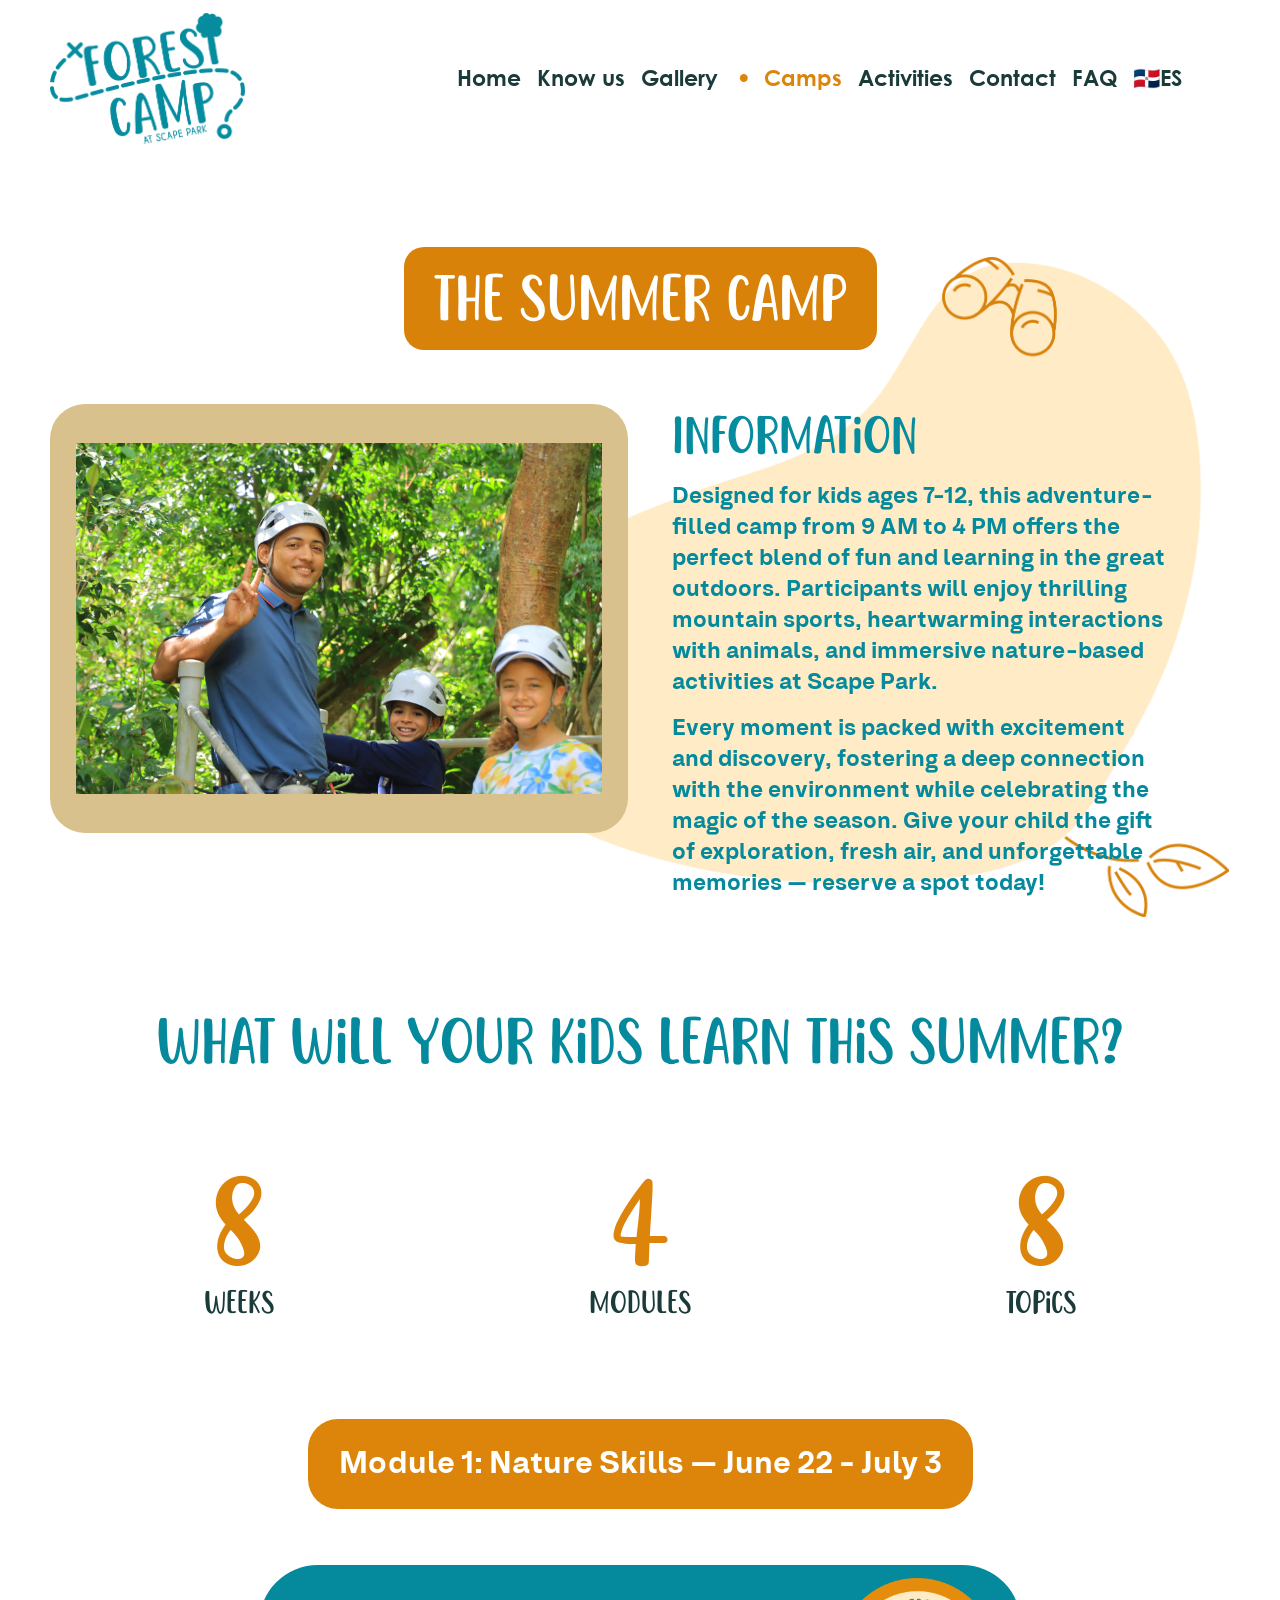
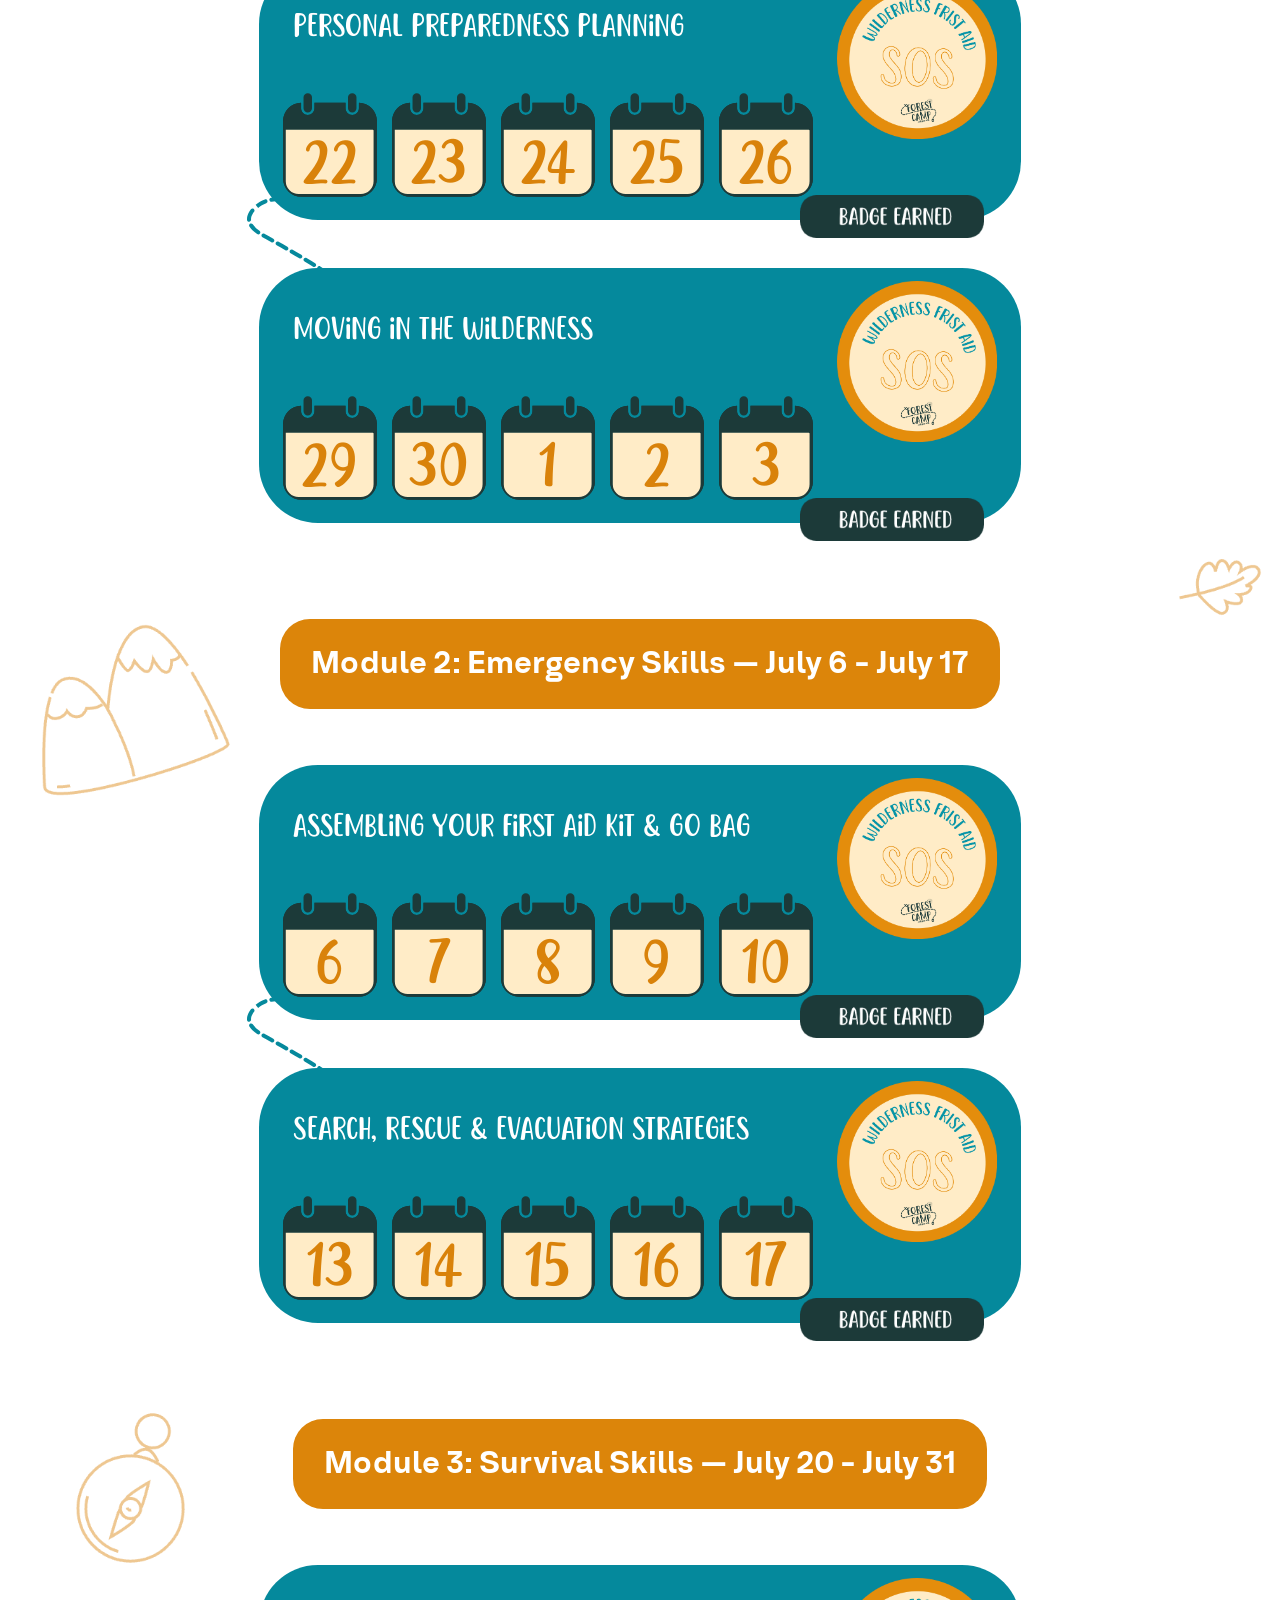
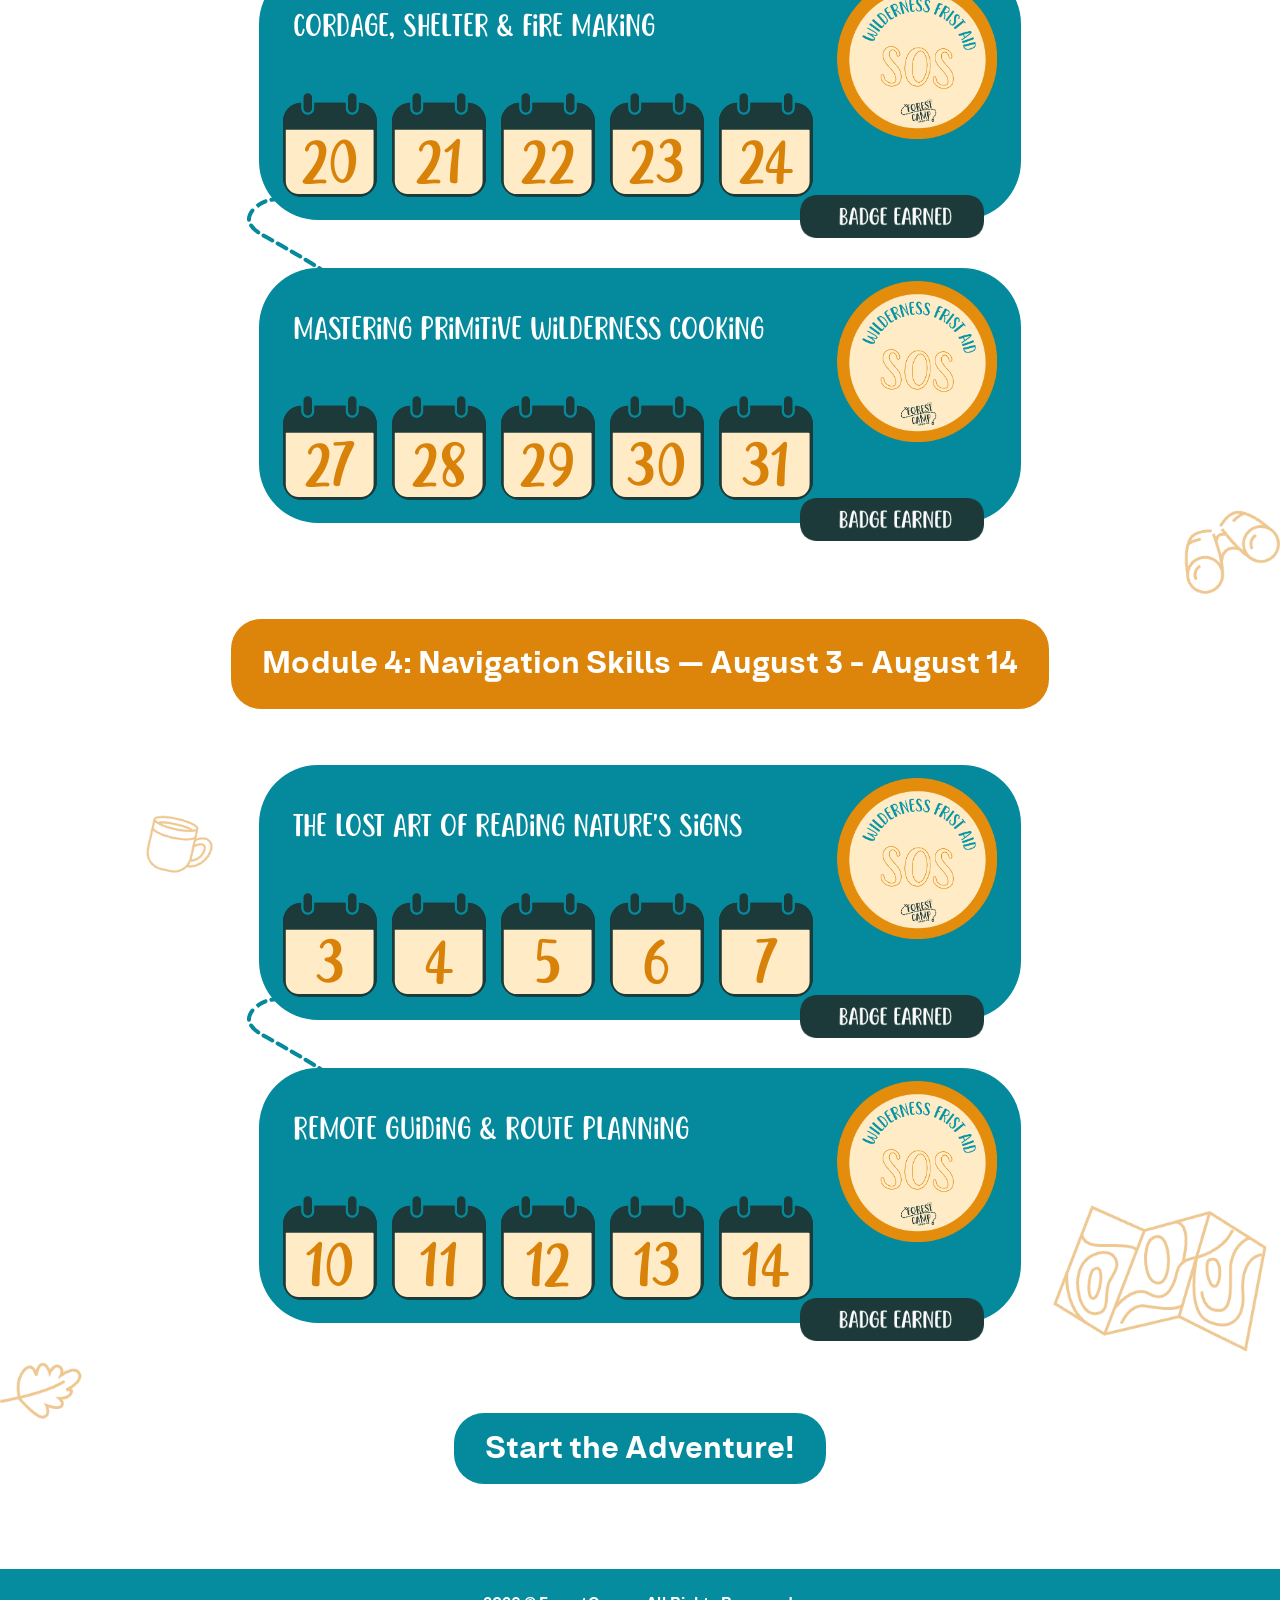
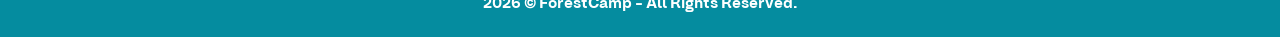
<file: summercamp.html>
<!DOCTYPE html>
<html lang="en">

<head>
    <meta charset="UTF-8" />
    <meta name="viewport" content="width=device-width, initial-scale=1.0" />
    <title>Summer Camp- Forest Camp</title>

    <!-- ========== All Css Link Here ===== -->
    <link rel="stylesheet" href="assets/css/font-awesome.min.css" />
    <link rel="stylesheet" href="assets/css/slick.css" />
    <link rel="stylesheet" href="assets/css/bootstrap.min.css" />
    <link rel="stylesheet" href="assets/css/style.css" />
    <!-- ========== For Responsive Css  -->
    <link rel="stylesheet" href="assets/css/media.css" />
</head>

<body data-page="camps">
    <!-- ========== Header Area Start Here ==========  -->
    <header id="about_page">
        <nav class="navbar navbar-expand-lg">
            <div class="container-fluid">
                <a class="navbar-brand" href="index.html#banner_area">
                    <img src="assets/images/logo/logo_blue.png" alt="forest-camp">
                </a>
                <button class="navbar-toggler" type="button" data-bs-toggle="collapse"
                    data-bs-target="#navbarSupportedContent" aria-controls="navbarSupportedContent"
                    aria-expanded="false" aria-label="Toggle navigation">
                    <img src="assets/images/icons/bar.png" alt="bar">
                </button>
                <div class="collapse navbar-collapse" id="navbarSupportedContent">
                    <ul class="navbar-nav ms-auto mb-2 mb-lg-0">
                        <li class="nav-item">
                            <a class="nav-link" data-i18n="nav_home" href="index.html">Home</a>
                        </li>
                        <li class="nav-item">
                            <a class="nav-link" data-i18n="nav_about" href="about-us.html">Know us</a>
                        </li>
                        <li class="nav-item">
                            <a class="nav-link" data-i18n="nav_gallery" href="gallery.html">Gallery</a>
                        </li>
                        <li class="nav-item">
                            <a class="nav-link active" data-i18n="nav_program" href="summercamp.html">Camps</a>
                        </li>
                        <li class="nav-item">
                            <a class="nav-link" href="activities.html" data-i18n="nav_activie">Activities</a>
                        </li>
                        <li class="nav-item">
                            <a class="nav-link" data-i18n="nav_contact" href="index.html#contact_area">Contact</a>
                        </li>
                        <li class="nav-item">
                            <a class="nav-link" data-i18n="nav_faq" href="faq.html">FAQ</a>
                        </li>
                        <li class="nav-item">
                            <button class="nav-link btn btn-sm" id="langToggleBtn"
                                style="border:none; background:none;">
                                <img id="langFlag" src="assets/images/esflag.png" alt="es" width="20px"
                                    style="margin-top: -4px;"> ES</button>
                        </li>
                    </ul>
                </div>
            </div>
        </nav>
    </header>
    <!-- ========== Header Area End Here ==========  -->

    <!-- ========== Program Page Area Start Here ==========  -->
    <section id="program_page_area" class="position-relative">
        <div class="summer_banner_section">
            <div class="program_page_part_two text-center">
                <h3 class="summer_section_title" data-i18n="summer_section_title">The summer camp</h3>
            </div>

            <div class="container-fluid mt-4">
                <div class="row">
                    <div class="col-lg-6">
                        <div class="summer_banner_img">
                            <img src="assets/images/summer_camp/summer_banner_left.png" alt="img">
                        </div>
                    </div>
                    <div class="col-lg-6">
                        <div class="summer_banner_content program_page_dis ">
                            <h3 data-i18n="summer_banner_title">Information</h3>
                            <p data-i18n="summer_banner_p1">Designed for kids ages 7-12, this adventure-filled camp from 9am to 4pm offers the
                                perfect
                                blend of fun and learning in the great outdoors. Participants will enjoy thrilling
                                mountain
                                sports,
                                heartwarming interactions with animals, and immersive nature-based activities at Scape
                                Park.</p>
                            <p data-i18n="summer_banner_p2">Every moment is packed with excitement and discovery, fostering a deep connection with
                                the
                                environment while celebrating the magic of the season. Give your child the gift of
                                exploration,
                                fresh air, and unforgettable memories— reserve a spot today!</p>
                        </div>
                    </div>
                </div>
            </div>
            <img src="assets/images/summer_camp/summer_banner_bg.png" alt="img" class="summer_banner_bg_img" />
        </div>

        

        <div class="container-fluid program_page_for_bg summer_page_for_bg position-relative">
            <div class="row">
                <div class="col-lg-12 mt-2 mt-lg-5">
                    <div class="program_page_title text-center summer_what_will_learn">
                        <h3 data-i18n="summer_learn_title">What will yourv kids learn this summer?</h3>
                    </div>
                </div>
            </div>
            <div class="row">
                <div class="col-lg-4 col-4">
                    <div class="what_will_learn_list program_number">
                        <h3>8</h3>
                        <p data-i18n="summer_learn_list_1">semanas</p>
                    </div>
                </div>
                <div class="col-lg-4 col-4">
                    <div class="what_will_learn_list program_number">
                        <h3>4</h3>
                        <p data-i18n="summer_learn_list_2">Modulos</p>
                    </div>
                </div>
                <div class="col-lg-4 col-4">
                    <div class="what_will_learn_list program_number">
                        <h3>8</h3>
                        <p data-i18n="summer_learn_list_3">Temas</p>
                    </div>
                </div>
            </div>
            <!-- Modulo 1:  -->
            <div class="row">
                <div class="col-lg-12">
                    <div class="program_page_download_btn text-center pb-0">
                        <h3 data-i18n="summer_modulo_title_1">Modulo 1: NATURE SKILLS 22 DE JUNIO - 3 DE JULIO</h3>
                    </div>
                </div>
            </div>
            <!-- Modulo 1 - List -->
            <div class="row align-items-center mt-5 mb-5 m-auto for_connect_line">
                <div class="col-lg-2"></div>
                <div class="col-12 col-lg-8 for_connect_line">
                    <div class="summer_items_box mb-4 mb-lg-0">
                        <div class="row">
                            <div class="col-lg-9">
                                <div class="summer_what_will_learn_content program_page_p_two_box ">
                                    <h4 data-i18n="summer_module_list_1">PERSONAL PREPAREDNESS PLANNING</h4>
                                    <div class="d-flex justify-content-between cal_wrapper">
                                        <div class="cal_img">22</div>
                                        <div class="cal_img">23</div>
                                        <div class="cal_img">24</div>
                                        <div class="cal_img">25</div>
                                        <div class="cal_img">26</div>
                                    </div>
                                </div>
                            </div>
                            <div class="col-lg-3 position-relative">
                                <img class="big_bagde" src="assets/images/summer_camp/summer_bagde.png" alt="badge">
                                <a class="badge_img" href="#"><img class="mt-2" src="assets/images/summer_camp/badge_earn.png" alt="icon"></a>
                            </div>
                        </div>
                    </div>
                    <img src="assets/images/summer_camp/summer_list_box_line.svg" alt="line" class="for_connect_line_img">
                </div>
                <div class="col-lg-2"></div>
            </div>
            <!-- Modulo 1 - List -->
            <div class="row align-items-center mt-5 mb-5 m-auto">
                <div class="col-lg-2"></div>
                <div class="col-12 col-lg-8">
                    <div class="summer_items_box mb-4 mb-lg-0">
                        <div class="row">
                            <div class="col-lg-9">
                                <div class="summer_what_will_learn_content program_page_p_two_box ">
                                    <h4 data-i18n="summer_module_list_11">MOVING IN THE WILDERNESS</h4>
                                    <div class="d-flex justify-content-between cal_wrapper">
                                        <div class="cal_img">29</div>
                                        <div class="cal_img">30</div>
                                        <div class="cal_img">1</div>
                                        <div class="cal_img">2</div>
                                        <div class="cal_img">3</div>
                                    </div>
                                </div>
                            </div>
                            <div class="col-lg-3 position-relative">
                                <img class="big_bagde" src="assets/images/summer_camp/summer_bagde.png" alt="badge">
                                <a class="badge_img" href="#"><img class="mt-2" src="assets/images/summer_camp/badge_earn.png" alt="icon"></a>
                            </div>
                        </div>
                    </div>
                </div>
                <div class="col-lg-2"></div>
            </div>

             <!-- Modulo 2:  -->
            <div class="row">
                <div class="col-lg-12">
                    <div class="program_page_download_btn text-center pb-0">
                        <h3 data-i18n="summer_modulo_title_2">MODULO 2 -  EMERGENCY SKILLS 6 DE JULIO - 17 DE JULIO</h3>
                    </div>
                </div>
            </div>
            <!-- Modulo 2 - List -->
            <div class="row align-items-center mt-5 mb-5 m-auto for_connect_line">
                <div class="col-lg-2"></div>
                <div class="col-12 col-lg-8 for_connect_line">
                    <div class="summer_items_box mb-4 mb-lg-0">
                        <div class="row">
                            <div class="col-lg-9">
                                <div class="summer_what_will_learn_content program_page_p_two_box ">
                                    <h4 data-i18n="summer_module_list_2">ASSEMBLING YOUR FIRST AID KIT & GO BAG</h4>
                                    <div class="d-flex justify-content-between cal_wrapper">
                                        <div class="cal_img">6</div>
                                        <div class="cal_img">7</div>
                                        <div class="cal_img">8</div>
                                        <div class="cal_img">9</div>
                                        <div class="cal_img">10</div>
                                    </div>
                                </div>
                            </div>
                            <div class="col-lg-3 position-relative">
                                <img class="big_bagde" src="assets/images/summer_camp/summer_bagde.png" alt="badge">
                                <a class="badge_img" href="#"><img class="mt-2" src="assets/images/summer_camp/badge_earn.png" alt="icon"></a>
                            </div>
                        </div>
                    </div>
                    <img src="assets/images/summer_camp/summer_list_box_line.svg" alt="line" class="for_connect_line_img">
                </div>
                <div class="col-lg-2"></div>
            </div>
            <!-- Modulo 2 - List -->
            <div class="row align-items-center mt-5 mb-5 m-auto">
                <div class="col-lg-2"></div>
                <div class="col-12 col-lg-8">
                    <div class="summer_items_box mb-4 mb-lg-0">
                        <div class="row">
                            <div class="col-lg-9">
                                <div class="summer_what_will_learn_content program_page_p_two_box ">
                                    <h4 data-i18n="summer_module_list_22">SEARCH, RESCUE & EVACUATION STRATEGIES</h4>
                                    <div class="d-flex justify-content-between cal_wrapper">
                                        <div class="cal_img">13</div>
                                        <div class="cal_img">14</div>
                                        <div class="cal_img">15</div>
                                        <div class="cal_img">16</div>
                                        <div class="cal_img">17</div>
                                    </div>
                                </div>
                            </div>
                            <div class="col-lg-3 position-relative">
                                <img class="big_bagde" src="assets/images/summer_camp/summer_bagde.png" alt="badge">
                                <a class="badge_img" href="#"><img class="mt-2" src="assets/images/summer_camp/badge_earn.png" alt="icon"></a>
                            </div>
                        </div>
                    </div>
                </div>
                <div class="col-lg-2"></div>
            </div>

             <!-- Modulo 3:  -->
            <div class="row">
                <div class="col-lg-12">
                    <div class="program_page_download_btn text-center pb-0">
                        <h3 data-i18n="summer_modulo_title_3">MODULO 3 -  SURVIVAL  SKILLS 20 DE JULIO - 31 DE JULIO</h3>
                    </div>
                </div>
            </div>
            <!-- Modulo 3 - List -->
            <div class="row align-items-center mt-5 mb-5 m-auto ">
                <div class="col-lg-2"></div>
                <div class="col-12 col-lg-8 for_connect_line">
                    <div class="summer_items_box mb-4 mb-lg-0">
                        <div class="row">
                            <div class="col-lg-9">
                                <div class="summer_what_will_learn_content program_page_p_two_box ">
                                    <h4 data-i18n="summer_module_list_3">CORDAGE, COVER & COMBUSTION</h4>
                                    <div class="d-flex justify-content-between cal_wrapper">
                                        <div class="cal_img">20</div>
                                        <div class="cal_img">21</div>
                                        <div class="cal_img">22</div>
                                        <div class="cal_img">23</div>
                                        <div class="cal_img">24</div>
                                    </div>
                                </div>
                            </div>
                            <div class="col-lg-3 position-relative">
                                <img class="big_bagde" src="assets/images/summer_camp/summer_bagde.png" alt="badge">
                                <a class="badge_img" href="#"><img class="mt-2" src="assets/images/summer_camp/badge_earn.png" alt="icon"></a>
                            </div>
                        </div>
                    </div>
                    <img src="assets/images/summer_camp/summer_list_box_line.svg" alt="line" class="for_connect_line_img">
                </div>
                <div class="col-lg-2"></div>
            </div>
            <!-- Modulo 3 - List -->
            <div class="row align-items-center mt-5 mb-5 m-auto">
                <div class="col-lg-2"></div>
                <div class="col-12 col-lg-8">
                    <div class="summer_items_box mb-4 mb-lg-0">
                        <div class="row">
                            <div class="col-lg-9">
                                <div class="summer_what_will_learn_content program_page_p_two_box ">
                                    <h4 data-i18n="summer_module_list_33">MASTERING PRIMITIVE WILDERNESS COOKING</h4>
                                    <div class="d-flex justify-content-between cal_wrapper">
                                        <div class="cal_img">27</div>
                                        <div class="cal_img">28</div>
                                        <div class="cal_img">29</div>
                                        <div class="cal_img">30</div>
                                        <div class="cal_img">31</div>
                                    </div>
                                </div>
                            </div>
                            <div class="col-lg-3 position-relative">
                                <img class="big_bagde" src="assets/images/summer_camp/summer_bagde.png" alt="badge">
                                <a class="badge_img" href="#"><img class="mt-2" src="assets/images/summer_camp/badge_earn.png" alt="icon"></a>
                            </div>
                        </div>
                    </div>
                </div>
                <div class="col-lg-2"></div>
            </div>

             <!-- Modulo 4:  -->
            <div class="row">
                <div class="col-lg-12">
                    <div class="program_page_download_btn text-center pb-0">
                        <h3 data-i18n="summer_modulo_title_4">MODULO 4 -  NAVIGATION  SKILLS 3 DE AGOSTO - 14 DE AGOSTO</h3>
                    </div>
                </div>
            </div>
            <!-- Modulo 4 - List -->
            <div class="row align-items-center mt-5 mb-5 m-auto ">
                <div class="col-lg-2"></div>
                <div class="col-12 col-lg-8 for_connect_line">
                    <div class="summer_items_box mb-4 mb-lg-0">
                        <div class="row">
                            <div class="col-lg-9">
                                <div class="summer_what_will_learn_content program_page_p_two_box ">
                                    <h4 data-i18n="summer_module_list_4">THE LOST ART OF READING NATURES SIGNS</h4>
                                    <div class="d-flex justify-content-between cal_wrapper">
                                        <div class="cal_img">3</div>
                                        <div class="cal_img">4</div>
                                        <div class="cal_img">5</div>
                                        <div class="cal_img">6</div>
                                        <div class="cal_img">7</div>
                                    </div>
                                </div>
                            </div>
                            <div class="col-lg-3 position-relative">
                                <img class="big_bagde" src="assets/images/summer_camp/summer_bagde.png" alt="badge">
                                <a class="badge_img" href="#"><img class="mt-2" src="assets/images/summer_camp/badge_earn.png" alt="icon"></a>
                            </div>
                        </div>
                    </div>
                    <img src="assets/images/summer_camp/summer_list_box_line.svg" alt="line" class="for_connect_line_img">
                </div>
                <div class="col-lg-2"></div>
                
            </div>
            <!-- Modulo 4 - List -->
            <div class="row align-items-center mt-5 mb-5 m-auto">
                <div class="col-lg-2"></div>
                <div class="col-12 col-lg-8">
                    <div class="summer_items_box mb-4 mb-lg-0">
                        <div class="row">
                            <div class="col-lg-9">
                                <div class="summer_what_will_learn_content program_page_p_two_box ">
                                    <h4 data-i18n="summer_module_list_44">REMOTE GUIDING & ROUTE PLANNING</h4>
                                    <div class="d-flex justify-content-between cal_wrapper gap-1">
                                        <div class="cal_img">10</div>
                                        <div class="cal_img">11</div>
                                        <div class="cal_img">12</div>
                                        <div class="cal_img">13</div>
                                        <div class="cal_img">14</div>
                                    </div>
                                </div>
                            </div>
                            <div class="col-lg-3 position-relative">
                                <img class="big_bagde" src="assets/images/summer_camp/summer_bagde.png" alt="badge">
                                <a class="badge_img" href="#"><img class="mt-2" src="assets/images/summer_camp/badge_earn.png" alt="icon"></a>
                            </div>
                        </div>
                    </div>
                </div>
                <div class="col-lg-2"></div>
            </div>

            <!-- Download -->
            <div class="row">
                <div class="col-lg-12">
                    <div class="program_page_download_btn text-center summer_last_button">
                        <a href="https://drive.google.com/file/d/1QbJ9EgSOqwk0SsMtD1iF98Z36c06aMrI/view"
                            data-i18n="summer_last_btn">¡Inicia la aventrua!</a>
                    </div>
                </div>
            </div>
            <img class="full_bg" src="assets/images/summer_camp/summer_full_page_bg.png" alt="img">
        </div>
    </section>

    <footer id="copyright_area">
        <div class="container">
            <div class="row">
                <div class="col-lg-12">
                    <div class="copyright_text">
                        <h4 data-i18n="footer_copy">2025 © ForestCamp - All Rights Reserved.</h4>
                    </div>
                </div>
            </div>
        </div>
    </footer>

    <!-- ========== All Js Link Here ===== -->
    <script src="assets/js/bootstrap.min.js"></script>
    <script src="assets/js/jquery-1.12.4.min.js"></script>
    <script src="assets/js/slick.min.js"></script>
    <script src="assets/js/main.js"></script>
    <script src="assets/js/lang-toggle.js"></script>
</body>

</html>
</file>
<file: assets/css/style.css>
/* ========== Font Family ==========  */
@font-face {
    font-family: 'centurygothic';
    src: url('../font-family/centurygothic.ttf') format('truetype');
}
@font-face {
    font-family: 'centurygothic_bold';
    src: url('../font-family/centurygothic_bold.ttf') format('truetype'); /*
@font-face {
    font-family: 'save_lemon';
    src: url('../font-family/save_lemon/save_lemon.ttf') format('truetype'); /*
}
@font-face {
    font-family: 'emone_bold';
    src: url('../font-family/EmOne-SemiBold.ttf') format('truetype'); /* TTF ফরম্যাট */
}

/* ========== Web Custom/Common Css ========== */
html, body {
    overflow-x: hidden; 
    overflow-y: auto;   
    width: 100%;
}
a{
    text-decoration: none;
}
.container-fluid{
    padding-left: 50px;
    padding-right: 50px;
}
/* ========== Header Css Here Start ==========  */
.navbar{
    position: absolute;
    z-index: 99999;
    left: 0%;
    top: 0;
    width: 100%;
}
.navbar-brand img{
    height: 99px;
    position: absolute;
    margin-left: 130px;
    margin-top: 20px;

}
.nav-link{
    color: #1B3A3A;
    font-size: 22px;
    font-family: 'centurygothic_bold';
    margin-top: 20px;
    transition: all .3s linear;
    position: relative;
}
.nav-link:hover{
    color: #1B3A3A;
}
.nav-link.active::before {
	content: "•";
	position: absolute;
	left: -20px;
	top: 50%;
	transform: translateY(-50%);
	color: inherit;
	font-size: 1.2em;
}
.nav-link.active{
    margin-left: 30px;
    color: #DC850A;
}
.nav-link:focus {
	color: #D1B885;
}
.navbar-toggler:focus {
	text-decoration: none;
	outline: 0;
	box-shadow: 0 0 0 0;
}
/* ========== Header Css Here End ==========  */
/* ========== Hero/Banner Css Here Start ==========  */
#banner_area{
    background-image: url('../../assets/images/banner/hero-bg.png');
    height: 100vh !important;
    width: 100%;
    background-position: center;
    background-repeat: no-repeat;
    background-size: cover;
    position: relative;
    top: 0;
    left: 0;
    
}

.banner_left_side{
    height: 100vh;
}
.banner_text{
    position: absolute;
    top: 50%;
    transform: translateY(-50%);
}
.banner_text img{
    height: 237px;
}
.banner_text h3{
    font-size: 91px;
    color: #DC850A;
    margin-top: 10px;
    font-family: 'save_lemon';

}

.banner_text h1{
    font-size: 91px;
    color: #ffffff;
    margin-top: 10px;
    font-family: 'save_lemon';
}

.banner_text a{
    font-size: 50px;
    color: #FFFFFF;
    margin-top: 10px;
    font-family: 'emone_bold';
    background-color: #DC850A;
    padding: 10px 30px;
    border-radius: 30px;
}
/* ========== Hero/Banner Css Here End ==========  */
/* ========== About Css Here Start ==========  */
#about_area {
	padding-top: 260px;
	position: relative;
	background-position: center;
	background-repeat: no-repeat;
	background-size: cover;
	/* background-image: url(../images/about/about_bg.png); */
	/* margin-top: -100px; */
}
.about_img img{
    height: 412px;
}
.about_text h3{
    font-size: 90px;
    font-family: 'save_lemon';
    color: #DC850A;
}
.about_text p{
    font-size: 22px;
    font-family: 'emone_bold';
    color: #1B3A3A;
    margin-bottom: 25px;
    
}
.about_text a {
	font-size: 50px;
	color: #FFFFFF;
	margin-top: 10px;
	font-family: 'emone_bold';
	background-color: #DC850A;
	padding: 10px 30px;
	border-radius: 30px;
    margin-top: 10px;
}
.about_img img{
    border-radius: 51px;
}

.about_part_secend{
    height: 100%;
    position: relative;
    padding-bottom: 50px;
}
.about_part_secend img {
	margin-left: -50px;
	position: absolute;
	left: 0;
	bottom: 0;
	/* top: 150px; */
	/* height: 100%; */
}
.about_p_secend_text{
    margin-top: 370px;
}
.about_p_secend_text .about_box h2 {
	font-size: 122px;
	color: #DC850A;
	font-family: 'save_lemon';
	line-height: 100px;
	margin-top: 140px;
}
.about_p_secend_text .about_box p{
    font-size:32px;
    color: #1B3A3A;
    font-family: 'emone_bold';
    line-height: 40px;
    margin-top: 20px;
}
.about_for_bg{
    position: relative;
}
.about_bgOver_img {
	position: absolute;
	width: 100%;
	top: -10%;
	left: 0;
	bottom: 0;
    z-index: -9;
}
.about_bg_img {
	position: absolute;
	height: 95%;
	top: 0;
	width: 95%;
	left: 50%;
	transform: translateX(-50%);
	bottom: 0;
	margin-top: 50px;
	z-index: -9;
	object-fit: cover;
}
/* ========== About Css Here End ==========  */
/* ========== Program Area Css Here Start ==========  */
#program_area{
    background-color: #CFC2AC;
}
.program_text{
    position: absolute;
    top: 50%;
    transform: translateY(-50%);
    z-index: 99;
}
.program_text h3{
    color: #058C9F;
    font-size: 91px;
    font-family: 'save_lemon';
}
.program_text p{
    color: #1B3A3A;
    font-size: 22px;
    font-family: 'emone_bold';
    width: 90%;
    margin-bottom: 50px;
}
.program_text a {
	font-size: 50px;
	color: #FFFFFF;
	margin-top: 10px;
	font-family: 'emone_bold';
	background-color: #DC850A;
	padding: 10px 30px;
	border-radius: 30px;
	margin-top: 10px;
}
.program_img{
    margin-right: -100px;
    overflow: hidden;
}
.program_img img{
    height: 100%;
    margin-right: -100px;
    position: relative;
    overflow: hidden;
}

.program_bg_img{
    position: absolute;
    top: 10%;
    right: 5%;
    height: 90%;
    z-index: 9;
}
/* ========== Program Area Css Here End ==========  */
/* ========== Gallery Area Css Here Start ==========  */
.gallery_for_bg {
	position: relative;
	padding-bottom: 150px;
}
.gallery_bg_img {
	position: absolute;
	/* top: 0; */
	left: 50%;
	transform: translateX(-50%);
	height: auto;
	width: 95%;
	z-index: -9;
	/* object-fit: cover; */
	bottom: 0px;
}
.gallery_box h3{
    font-size: 85px;
    color: #DC850A;
    font-family: 'save_lemon';
    margin-top: 83px;
}
.gallery_slider_display p{
    font-size: 33px;
    color: #1B3A3A;
    font-family: 'emone_bold';
}
.gallery_slider_for_tabs{
    padding: 0px 20px;
}
.gallery_slider_display{
    position: relative;
    background-color: #FFFFFF;
}
.gallery_slider_right_arrow{
    position: absolute;
    right: -80px;
    top: 50%;
    transform: translateY(-50%);
    height: 80px;
    cursor: pointer;
}
.gallery_slider_left_arrow{
    position: absolute;
    left: -80px;
    top: 50%;
    transform: translateY(-50%);
    height: 80px;
    cursor: pointer;
}
.gallery_tabs_items img{
    width: 100%;
    padding: 10px 10px 0px 10px;
}
.gallery_button{
    margin-top: 100px;
    margin-bottom: 60px;
}
.gallery_button a img{
    height: 40px;
    padding-left: 20px;
}
.gallery_button a{
    font-size: 33px;
    color: #1B3A3A;
    font-family: 'emone_bold';
}
/* ========== Gallery Area Css Here End ==========  */
/* ========== Reviews Area Css Here Start ==========  */
.review_for_bg {
	position: relative;
	margin-bottom: 100px;
}
.review_bg_img {
	position: absolute;
	top: 10%;
	left: 50%;
	transform: translateX(-50%);
	width: 93%;
	z-index: -9;
	bottom: 0;
}
.review_title h3 {
	font-size: 91px;
	color: #DC850A;
	font-family: 'save_lemon';
	margin-top: 80px;
}
.review_items{
    background-color: #F1F1F1;
    border-radius: 31px;
}
.review_box{
    margin-top: 100px;
    padding-left: 25px;
    padding-right: 25px;
}
.review_items img{
    width: 188px;
    height: 188px;
    border-radius: 100px;
    margin: 0 auto;
    margin-top: -50px;
}
.review_items h4{
   margin-top: 30px;
   color: #0593A6;
   font-size: 50px;
   font-family: 'save_lemon';
}
.review_items p{
    padding: 0px 23px 35px 23px;
    text-align: start;
    font-size: 28px;
    color: #1B3A3A;
    font-family: 'emone_bold';
    line-height: 28px;
}
.review_box_side_p{
    padding-left: 50px;
    padding-right: 50px;
}
/* ========== Reviews Area Css Here End ==========  */
/* ========== Contact Us Area Css Here Start ==========  */
.contact_title h3{
    font-size: 91px;
    color: #DC850A;
    font-family: 'save_lemon';
    margin-top: 80px;
    margin-bottom: 140px;
}
.contact_box {
	margin-bottom: 450px;
}
.contact_box a img{
    height: 120px;
}
.contact_box a h4{
    color: #068C9F;
    font-size: 50px;
    padding-top: 5%;
    font-family: 'save_lemon';
}
.contact_for_bg {
	position: relative;
	padding-top: 30px;
}
.contact_bg_img{
    position: absolute;
	
	left: 50%;
	transform: translateX(-50%);
	width: 95%;
	z-index: -9;
	bottom: 0;
}
/* ========== Contact Us Area Css Here End ==========  */
/* ========== Copyright Area Css Here Start ==========  */
#copyright_area{
    background-color: #058C9F;
    text-align: center;
}
.copyright_text h4{
    font-size: 15px;
    color: #FFFFFF;
    font-family: 'emone_bold';
    padding: 25px 0px;
    margin-bottom: 0px;
}
/* ========== Copyright Area Css Here End ==========  */

/* ======================================================= */
/* ========== About Us Page Css Start Here ==========  */
/* ======================================================= */

/* ========== Navbar Area Css Here Start ==========  */
#about_page .navbar {
	position: unset !important;
	z-index: 99999;
	left: 0;
	top: 0;
	width: 100%;
}
#about_page .navbar-brand img {
	height: 131px;
	position: unset !important;
	margin-left: 0px !important;
	margin-top: 0px !important;
}
#about_page .nav-link {
	margin-top: 0px !important;
}
/* ========== Navbar Area Css Here End ==========  */
/* ========== About Page Section Area Css Here Start ==========  */
.about_part_one_text h3{
    font-size: 91px;
    color: #DC850A;
    font-family: 'save_lemon';
    margin-top: 162px;
}
.about_part_one_text p{
    font-size: 29px;
    color: #1B3A3A;
    font-family: 'emone_bold';
    margin-top: 50px;
    line-height: 34px;
    padding-left: 10px;
}
.about_part_one_text span{
    font-size: 29px;
    color: #1B3A3A;
    font-family: 'emone_bold';
    margin-top: 50px;
    line-height: 100px;
    padding-left: 0px;
    
}


.about_part_one_slider{
    margin-top: 120px;
    margin-left: 100px;
}
.about_part_one_text img{
    height: 180px;
    margin-top: 10px;
    margin-left: 10px;
}

.partners-section {
    text-align: center;
    margin-bottom: 100px;
}

.partners-title {
    margin-bottom: 10px;
}

.partners-title span {
    font-family: 'save_lemon';
    font-size: 40px;
    display: block;
    margin-bottom: 50px;
    margin-top: 90px;
}

.about_part_one_text2 {
    display: flex;
    justify-content: center;  /* Centra el conjunto de logos horizontalmente */
    align-items: center;      /* Alinea verticalmente al centro */
    gap: 50px;                /* Espacio uniforme entre los logos */
    flex-wrap: wrap;          /* Permite que los logos se ajusten en varias filas si es necesario */
    padding: 20px 70px 0px 0px;          /* Espaciado vertical del contenedor */
}

.about_part_one_text2 img {
    height: 100px;
    margin: 0 40px;           /* Espaciado horizontal entre los logos */
    display: block;           /* Elimina el espacio en línea */
}
.about_pos_items{
    text-align: center;
}
.about_pos_items img{
    height: 512px;  
    width: 100%;
    object-fit: cover;
    border-radius: 51px;
}
.about_slider_left_arrow{
    position: absolute;
    height: 54px;
    top: 50%;
    transform: translateY(-50%);
    left: 25px;
    cursor: pointer;
}
.about_slider_right_arrow{
    position: absolute;
    height: 54px;
    top: 50%;
    transform: translateY(-50%);
    right: 25px;
    cursor: pointer;
}
.about_p_o_s_main  .slick-dots {
    display: flex;
    justify-content: center;
    list-style-type: none;
}
.about_p_o_s_main  .slick-dots li{
    width: 25px;
    height: 25px;
    padding: 18px 3.1px 0px 3.1px;
    margin: 0px 3px;
}
.about_p_o_s_main  .slick-dots li button{
    width: 25px;
    height: 25px;
    color: transparent;
    border: none;
    border-radius: 100px;
    background-color: #E38C0A;
}
.about_p_o_s_main  .slick-dots li.slick-active button{
    background-color: #058C9F;
}
.about_part_two .about_part_two_slider_main  .slick-dots {
    display: flex;
    justify-content: center;
    list-style-type: none;
}
.about_part_two .about_part_two_slider_main  .slick-dots li{
    width: 25px;
    height: 25px;
    padding: 18px 3.1px 0px 3.1px;
    margin: 0px 3px;
}
.about_part_two .about_part_two_slider_main  .slick-dots li button{
    width: 25px;
    height: 25px;
    color: transparent;
    border: none;
    border-radius: 100px;
    background-color: #E38C0A;
}
.about_part_two .about_part_two_slider_main  .slick-dots li.slick-active button{
    background-color: #058C9F;
}
.about_bottom_fak{
    margin-bottom: 5px;
}
.about_part_two .about_part_one_slider {
	margin-top: 120px;
	margin-right: 50px;
    margin-left: 0px;
}
.about_page_for_bg {
	position: relative;
	padding-bottom: 50px;
}
.about_page_bg_img {
	position: absolute;
	left: 50%;
	top: 0;
	transform: translateX(-50%);
	/* height: 100%; */
	width: 80%;
	z-index: -9;
}
/* ========== About Page Section Area Css Here End ==========  */

/* ======================================================= */
/* ========== The Program Page Css Start Here ==========  */
/* ======================================================= */

/* ========== programm Page Section Area Css Here Start ==========  */
.program_page_p_two_box img{
    width: 335px;
}
.program_page_title h3{
    font-size: 91px;
    line-height: 103px;
    color: #DC850A;
    font-family: 'save_lemon';
    margin-top: 50px;
    margin-bottom: 90px;
}
.program_page_dis h3{
    font-size: 80px;
    line-height: 69px;
    color: #058C9F;
    font-family: 'save_lemon';
    padding-left: 20px;
}
.program_page_part_two h3{
    font-size: 91px;
    line-height: 103px;
    color: #058C9F;
    font-family: 'save_lemon';
    margin-top: 100px;
    margin-bottom: 60px;
}
.program_page_dis p{
    font-size: 28px;
    line-height: 33px;
    color: #1B3A3A;
    font-family: 'emone_bold';
    padding-left: 20px;
    margin-top: 15px;
    padding-right: 60px;
    margin-bottom: 80px;
}
.program_page_download_btn {
    padding-top: 80px;
    padding-bottom: 40px;

    
}
.program_page_download_btn a{
    font-size: 50px;
    line-height: 60px;
    color: #FFFFFF;
    font-family: 'emone_bold';
    background-color: #DC850A;
    padding: 15px 31px;
    border-radius: 30px;
    
}
.program_page_p_two_box{
    text-align: center;
}
.program_page_p_two_box img{
    border-radius: 30px;
    margin-bottom: 46px;
}
.program_page_p_two_box h4{
    font-size: 46px;
    line-height: 55px;
    color: #058C9F;
    font-family: 'save_lemon';
    margin-bottom: 60px;
}
.program_number{
    text-align: center;
}
.program_number h3{
    font-size: 165px;
    line-height: 198px;
    color: #DC850A;
    font-family: 'save_lemon';
}
.program_number p{
    font-size: 46px;
    line-height: 55px;
    color: #1B3A3A;
    font-family: 'save_lemon';
    margin-bottom: 16px;
}

.program_page_last_btn a {
	font-size: 50px;
	line-height: 60px;
	color: #FFFFFF;
	font-family: 'emone_bold';
	background-color: #058C9F;
	padding: 15px 31px;
	border-radius: 30px;
    margin-bottom: 100px;
}
.program_page_more_link{
    margin-top: 100px;
}
.program_page_more_link a{
    font-style: 40px;
    line-height: 48px;
    color: #058C9F;
    font-family: 'save_lemon';
}
.program_page_for_bg{
    position: relative;
}
.program_page_bg_img {
	position: absolute;
	left: 50%;
	transform: translateX(-50%);
	top: 0;
	width: 90%;
	z-index: -9;
}
.program_last_section_bg {
	position: absolute;
	left: 50%;
	top: 12%;
	transform: translateX(-50%);
	height: 60%;
	width: auto !important;
    z-index: -1;
}
/* ========== programm Page Section Area Css Here End ==========  */

/* ======================================================= */
/* ========== The Gallery Page Css Start Here ==========  */
/* ======================================================= */

/* ========== Gallery Page Section Area Css Here Start ==========  */
.gallery_page_title{
    margin-top: 110px;
}
.gallery_page_title h3{
    font-size: 91px;
    line-height: 109px;
    color: #DC850A;
    font-family: 'save_lemon';
}
.gallery_page_allbum img{
    width: 100%;
    height: 340px;
    object-fit: cover;
}
.gallery_page_for_bg{
    position: relative;
}
.gallery_page_bg_img{
    position: absolute;
    bottom: 0;
    left: 50%;
    width: 90%;
    transform: translateX(-50%);
    z-index: -9;
}
/* ========== Gallery Page Section Area Css Here End ==========  */

.my_map_contact {
    background-color: #1B3A3A;
    padding: 20px 0px;
}
.my_map_contact .sub_text h3{
    color: #DC850A;
    font-size: 49px;
    font-family: 'save_lemon';
    margin-top: 2%;
}
.my_map_contact .sub_form input{
    height: 70px;
    background-color: #FFFFFF;
    border: 1px solid #707070;
    font-size: 30px;
	font-family: 'emone_bold';
}
.my_map_contact .sub_form button{
    font-size: 30px;
    background-color: #E58E0A;
    color: #1B3A3A;
    border: none;
    margin-left: 10px;
	font-family: 'emone_bold';
}
.map_section{
    background-color: #058C9F;
    padding: 10px 0px;
}
.map_section h3{
    font-size: 22px;
    margin-top: 20px;
	font-family: 'emone_bold';
    color: #FFFFFF;
}
.map_section p{
    font-size: 19px;
    font-family: 'emone_bold';
    color: #FFFFFF;
}
.map_pahar {
    position: absolute;
    bottom: 20px;
    right: 0%;
}
#about_items .about_items{
    text-align: center;
    padding: 0px 5px;
}
#about_items .about_items img{
    padding-left: 0px;
    margin-left: 0px;
}
#about_items .about_items p{
    font-size: 20px !important;
    padding-left: 0px;
    text-align: center;
}
#about_items .about_items span{
    font-size: 20px !important;
    color: #058C9F;
    padding-left: 0px;
}
.program_page_p_two_box span img {
	width: 10px;
	margin-bottom: 2px;
	margin-right: 10px;
}
.program_page_p_two_box span  {
	color: #1B3A3A;
}
#about_page{
    position: relative;
    z-index: 99999999999 !important;
}


/* Hidden class for safely hiding elements without breaking layout */
.hidden {
    display: none !important;
  }

  .highlight { color: #000000; }
  
/* ========== Activities Page Section Area Css Here Start ==========  */
#activite_area{
    margin-top: 52px;
    position: relative;
    padding-bottom: 200px;
}
#activite_area h3 {
	font-size: 60px;
	line-height: 70px;
	color: #DC850A;
	font-family: 'save_lemon';
	margin-top: 50px;
	margin-bottom: 30px;
	text-align: center;
}
#activite_area p {
	font-size: 22px;
	line-height: 30px;
	color: #ffffff;
	font-family: 'emone_bold';
	padding-left: 20px;
	margin-bottom: 80px;
	text-align: center;
}
.activite_page_bg{
    position: absolute;
    top: 0;
    left: 0;
    height: 100%;
    width: 100%;
    object-fit: cover;
    z-index: -9;
}
.activite_secend_content{
    text-align: start !important;
}
.activite_secend_content h3{
    font-size: 80px;
    line-height: 69px;
    color: #058B9E !important;
    font-family: 'save_lemon';
    padding-left: 20px;
    text-align: start !important;
    margin-bottom: 10px;
    margin-top: 0px !important;
}
.activite_secend_content h5 {
	font-size: 35px;
	line-height: 69px;
	color: #DB840A !important;
	font-family: 'save_lemon';
	padding-left: 20px;
	text-align: start !important;
	margin-bottom: 10px;
	margin-top: 0px !important;
}
.activite_secend_content p{
    font-size: 28px;
    line-height: 33px;
    color: #ffffff;
    font-family: 'emone_bold';
    padding-left: 20px;
    padding-right: 60px;
    margin-bottom: 40px !important;
    text-align: start !important;
}
.activite_secend_content span{
    font-size: 28px;
    line-height: 33px;
    color: #F1A63B;
    font-family: 'emone_bold';
    padding-left: 20px;
    padding-right: 60px;
    margin-bottom: 20px !important;
    text-align: start !important;
}
.activite_secend_img{
    margin-top: 95px;
}
.activite_secend_content{
    margin-top: 95px;
}
.activite_secend_img img{
    width: 100%;
    border-radius: 20px;
}
.activite_secend_img .img_framee{
    background-color: #DB840A;
    border-radius: 25px;
    padding: 10px 10px;
}
.included_icon {
	display: flex;
	flex-direction: column;
	align-items: center;
	justify-content: flex-start;
	text-align: center;
	height: 160px;
	position: relative;
	margin-bottom: 10px;
}

.included_icon img {             /* fixed image size (adjust if needed) */
  object-fit: contain;
  margin-bottom: 20px;          /* spacing between image and text */
}

.included_icon p {
	text-align: center !important;
	font-size: 16px !important;
	color: #ffffff;
	font-family: 'emone_bold';
	margin: 0;
	padding: 0 !important;
	position: absolute;
	bottom: 10px;
	left: 50%;
	transform: translateX(-50%);
	width: 100%;
	margin-bottom: 30px !important;
}

.dirth_day h4{
    margin-top: 31px;
    font: 46px 'save_lemon';
    color: #DB840A;
}
.dirth_day p{
    font-size: 46px;
    color: #FFFFFF;
    font-family: 'save_lemon';
    margin-top: 10px;
    background-color: #058B9E;
    border-radius: 17px;
    padding: 10px 20px !important;
    margin-bottom: 20px !important;
    text-align: center !important;
}
.frame_comming img{
    opacity: 0.5;
}
/* ========== Activities Page Section Area Css Here End ==========  */
/* ========== Summer Camp Page Section Area Css Here Start ==========  */
#program_page_area{
    margin: 50px 0;
}
.summer_section_title{
    background-color: #D9820A;
    display: inline-block;
    padding: 0 30px;
    border-radius: 20px;
    color: #ffffff !important;
}
.summer_banner_img{
    background-color: #D8C18C;
    padding: 39px 26px;
    border-radius: 35px;
}
.summer_banner_img img{
    width: 100%;
}
.summer_banner_content p{
    color: #05899C;
    margin-bottom: 10px;
}
.summer_banner_bg_img{
    position: absolute;
    width: 60%;
    right: 4%;
    top: 50px;
    z-index: -1;
}
.summer_what_will_learn h3{
    color: #05899C;
}
.program_page_download_btn h3 {
	font-size: 50px;
	line-height: 60px;
	color: #FFFFFF;
	font-family: 'emone_bold';
	background-color: #DC850A;
	padding: 15px 31px;
	border-radius: 30px;
    display: inline-block;
}
.summer_items_box{
    background-color: #05899C;
    border-radius: 59px;
    padding: 13px 24px;
}
.summer_items_box img.big_bagde{
    margin-bottom: 35px;
}
.summer_items_box img{
    width: 100%;
}
.summer_items_box a.badge_img img {
	width: 100%;
	position: absolute;
	/* left: 0; */
	bottom: -31px;
	right: 25px;
}
.summer_what_will_learn_content h4{
    text-align: start !important;
    color: #ffffff;
    margin-top: 30px;
    margin-left: 10px;
}
.cal_wrapper{
    display: flex;
    flex-wrap: wrap;
    gap: 15px;
}
.summer_what_will_learn_content .cal_img {
	flex: 0 0 calc(20% - 12px);  /* 5টা এক লাইনে */
    
    aspect-ratio: 1 / 1;  /* width = height perfectly */
	background-image: url(../images/summer_camp/calender.svg);
	background-repeat: no-repeat;
	background-position: center;
	 background-size: contain;
	display: flex;
	align-items: center;
	justify-content: center;
    color: #D9820A;
    font-size: 40px;
    padding-top: 20px;
    font-family: 'save_lemon';
}
.summer_page_for_bg img.full_bg {
	position: absolute;
	left: 0;
	/* top: 20%; */
	width: 100%;
	z-index: -1;
	/* height: 100%; */
	bottom: 100px !important;
}
.for_connect_line{
    position: relative;
}
.for_connect_line_img {
	position: absolute;
	width: 150px;
	top: 91%;
	left: 0;
	z-index: -1;
}
.summer_last_button a{
    background-color: #05899C;
    color: #ffffff;
}
/* ========== Summer Camp Page Section Area Css Here End ==========  */
.mehedii{
    display: none;
}
.program_last_section_bg{
width:100%;
bottom:10%;
position: absolute ;
z-index:-1;
object-fit:cover;
}
</file>
<file: assets/css/media.css>
/* ========== 250px to 575.99px  */
@media (min-width: 250px) and (max-width: 575.99px) { 

    .my_map_contact .sub_text h3 {
        color: #DC850A;
        font-size: 32px;
        font-family: 'save_lemon';
        margin-bottom: 15px;
    }
    .mehedii{
        display: inline;
    }
    .jholokd{
        display: none;
    }
    .my_map_contact .sub_form input {
        height: 46px;
        font-size: 20px;
    }
    .my_map_contact .sub_form button {
        font-size: 20px;
    }
    .map_section h3 {
        font-size: 20px;
        margin-top: 20px;
    }
    .map_section p {
        font-size: 20px;
    }
    .map_pahar {
        display: none;
    }
    #about_items .about_items p {
        font-size: 16px !important;
    }
    #about_items .about_items span {
        font-size: 16px !important;
    }
    .side_bg {
        position: absolute;
        width: auto;
        height: 100%;
        left: 70%;
        top: 30%;
        display: none;
      
    }
    .faq_h_bg {
        position: absolute;
        width: 60%;
        height: auto;
        left: 10%;
        top: -10%;
        opacity: 0.5;
        display: none;
    }
    /* ======== Home Page ========  */
    #banner_area {
        background-image: url('../../assets/images/banner/hero-bg.png');
        height: 100vh !important;
        width: 100%;
        background-position: center;
        background-repeat: no-repeat;
        background-size: cover;
        position: relative;
        top: 0;
        left: 0%;
        background: #058C9F !important;
    }
    .about_p_secend_text {
        margin-top: 20px;
    }
    .gallery_tabs_items img {
        width: 100%;
        padding: 10px 3px 0px 3px;
    }
    .gallery_slider_for_tabs {
        padding: 0px 10px;
    }
    .about_img img {
        height: auto;
        margin-top: 50px;
        width: 100%;
    }
    .gallery_items_dis img {
        width: 100%;
        height: 350px;
        object-fit: cover;
    }
    .review_for_bg {
        margin-bottom: 10px;
    }
    .navbar-brand img {
        height: 80px;
        margin-left: 0px;
        margin-top: 0px;
        position: unset;
    }
    .about_part_secend img {
        margin-left: -50px;
        position: unset;
        margin-top: 60px;
    }
    .about_part_secend {
        padding-bottom: 0px;
    }
    .navbar-collapse {
        flex-basis: 100%;
        flex-grow: 1;
        align-items: center;
        background: #ffffff;
        border-radius: 30px;
        text-align: center;
    }
    .navbar-nav .nav-link {
        padding-right: 0;
        padding-left: 0;
        display: inline;
    }
    .banner_text img {
        height: 100px;
    }
    .program_text {
        position: relative;
        top: 0;
        transform: translateY(0%);
        z-index: 99;
        padding-top: 40px;
        padding-bottom: 40px;
    }
    .program_img {
        margin-right: 0px;
        overflow: hidden;
    }
    .program_img img {
        height: 100%;
        margin-right: 0px;
        position: relative;
        overflow: hidden;
    }
    .banner_text h3 {
        font-size: 30px;
        margin-bottom: 15px;
    }

    .banner_text h1 {
        font-size: 60px;
        margin-bottom: 15px;
    }
    .banner_text a {
        font-size: 18px;
    }
    #about_area {
        padding-top: 40px;
    }
    .about_text h3 {
        font-size: 30px;
    }
    .about_text p {
        font-size: 16px;
        line-height: 20px;
    }
    .about_text a {
        font-size: 18px;
    }
    .about_p_secend_text .about_box h2 {
        font-size: 60px;
        margin-top: 20px;
    }
    .about_p_secend_text .about_box p {
        font-size: 18px;
        line-height: 19px;
        margin-top: 0px;
    }
    .about_bg_img {
        height: 100%;
        width: 100%;
        object-fit: cover;
    }
    .program_text h3 {
        font-size: 30px;
    }
    .program_text p {
        font-size: 16px;
        line-height: 20px;
    }
    .program_text a {
        font-size: 18px;
    }
    .gallery_box h3 {
        font-size: 30px;
        margin-top: 40px;
    }
    .gallery_slider_display p {
        font-size: 20px;
    }
    .gallery_slider_right_arrow {
        height: 30px;
        right: 10px;
    }
    .nav-link {
        font-size: 18px;
    }
    .gallery_slider_left_arrow {
        height: 30px;
        left: 10px;
    }
    .gallery_button a {
        font-size: 16px;
    }
    .gallery_button a img {
        height: 30px;
        padding-left: 10px;
    }
    .gallery_for_bg {
        padding-bottom: 10px;
    }
    .gallery_button {
        margin-top: 40px;
        margin-bottom: 40px;
    }
    .gallery_bg_img {
        position: absolute;
        top: 0;
        left: 0%;
        transform: translateX(0%);
        height: 100%;
        width: 100%;
        z-index: -9;
        object-fit: cover;
    }
    .review_box_side_p {
        padding-left: 10px;
        padding-right: 10px;
    }
    .review_title h3 {
        font-size: 30px;
        margin-top: 0px;
    }
    .review_items h4 {
        font-size: 24px;
        margin-top: 10px;
    }
    .review_items p {
        font-size: 16px;
        line-height: 22px;
        padding: 0px 20px 20px 20px;
    }
    .review_box {
        padding-left: 5px;
        padding-right: 5px;
        margin-top: 80px;
    }
    .review_items img {
        width: 100px;
        height: 100px;
        border-radius: 100px;
        margin: 0 auto;
        margin-top: -50px;
    }
    .contact_title h3 {
        font-size: 30px;
        margin-bottom: 40px;
        margin-top: 0px;
    }
    .contact_box a h4 {
        font-size: 30px;
        margin-top: 10px;
    }
    .contact_box a img {
        height: 50px;
    }
    .contact_box {
        margin-bottom: 50px;
    }
    .copyright_text h4 {
        font-size: 16px;
        padding: 5px 0px;
    }
    .container-fluid {
        padding-left: 10px; 
        padding-right: 10px;
    }

 /* ======= About Page  */
 .about_part_one_text h3 {
	font-size: 30px;
	margin-top: 40px;
}
.about_part_one_text p {
	font-size: 16px;
	line-height: 18px;
	padding-left: 10px;
	margin-top: 20px;
}
.about_part_one_text span {
	font-size: 16px;
	line-height: 24px;
	padding-left: 20px;
}
.about_part_one_text img {
	height: 65px;
	margin-left: 20px;
	margin-top: 40px;
    margin-bottom: 59px;
}
#about_page .navbar-brand img {
	height: 70px;
}
.about_pos_items img {
	height: 250px;
}
.about_slider_left_arrow {
height: 30px;
}
.about_slider_right_arrow {
	height: 30px;
}
.about_p_o_s_main .slick-dots li button {
	width: 15px;
	height: 15px;
}
.about_part_two .about_part_two_slider_main .slick-dots li button {
	width: 15px;
	height: 15px;
}
.about_part_two .about_part_one_slider {
	margin-top: 0px;
	margin-right: 0px;
}
.about_part_one_slider {
	margin-left: 0px;
	margin-top: 40px;
}
.about_p_o_s_main .slick-dots {
	padding-left: 0px;
}
.about_part_two .about_part_one_text h3{
margin-top: 30px;
}
.about_bottom_fak {
	margin-bottom: -13px;
}
.about_part_two .about_part_two_slider_main .slick-dots {
	padding-left: 0px;
}
.navbar-toggler img{
    width: 50px;
}
/* ======== Programm Page  */
.program_page_title h3 {
	font-size: 30px;
	line-height: 70px;
	margin-top: 30px;
    margin-bottom: -40px !important;
}
.summer_what_will_learn h3 {
	font-size: 30px;
	line-height: 30px;
	margin-top: 30px;
    margin-bottom: 40px !important;
}
.program_page_dis h3 {
	font-size: 30px;
	line-height: 30px;
    text-align: left;
    margin-top: 30px;
    text-align: left !important;
    

}
.program_page_dis p {
	font-size: 16px;
	line-height: 18px;
    padding-left: 20px;
    padding-right: 20px;
    text-align: left;
    margin-bottom: 30px;
}

.program_page_download_btn {
    padding-top: 0px !important;
    padding-bottom: 0px !important;
  
}
.program_page_download_btn a {
	font-size: 16px; 
}
.program_page_download_btn h3 {
	font-size: 16px;
	line-height: 20px;
}
.program_page_part_two h3 {
	font-size: 30px;
	margin-top: 20px;
	margin-bottom: 30px;
	line-height: 30px;
}
.program_page_p_two_box img {
	width: 100%;
    margin-bottom: 20px;
    margin-top: 35px;
}
.program_page_p_two_box h4 {
	font-size: 24px;
	line-height: 35px;
	margin-bottom: 40px;
}
.program_number h3 {
	font-size: 60px;
	line-height: 64px;
}
.program_number p {
	font-size: 20px;
	line-height: 30px;
	margin-bottom: 20px;
}
.program_page_last_btn a {
	font-size: 18px;
	line-height: 35px;
}
.program_page_more_link {
	margin-top: 0px;
	margin-bottom: 20px;
}
.gallery_page_title h3 {
	font-size: 30px;
	line-height: 35px;
}
.gallery_page_title {
	margin-top: 40px;
}
/* ======== Activite Page  */
#activite_area h3 {
	font-size: 40px;
	margin-top: 0px;
    line-height: 40px;
}
#activite_area p {
	font-size: 20px;
	line-height: 28px;
	padding-left: 0px;
    margin-bottom: 0px;
}
.dirth_day h4 {
	margin-top: 31px;
	font: 36px 'save_lemon';
	color: #DB840A;
}
#activite_area p {
	font-size: 18px;
	line-height: 26px;
	padding-left: 0px;
	margin-bottom: 0px;
}
.activite_secend_content {
	margin-top: 50px;
}
#activite_area h3 {
	font-size: 36px;
	margin-top: 0px;
	line-height: 40px;
	padding-left: 0px;
	margin-bottom: 0px;
}
.included_icon img {
	height: 50px;
	margin-top: 0px;
	margin-bottom: 20px;
}
.activite_secend_content span {
	font-size: 22px;
	padding-left: 0px;
}
.activite_secend_content h5 {
	font-size: 30px;
	padding-left: 0px;
    line-height: 30px;
}
#activite_area {
	margin-top: 52px;
	position: relative;
	padding-bottom: 50px;
}

/* ==== Summer Page  */
.cal_wrapper{
    display: flex;
    flex-wrap: wrap;           /* নিচে নামতে পারবে */
    justify-content: flex-start; /* Left থেকে শুরু */
    gap: 5px;
}
.summer_what_will_learn_content .cal_img {
	flex: 1 1 15%;
	max-width: 20%;
	aspect-ratio: 1 / 1;
	font-size: 24px;
	padding-top: 6%;
}
.summer_what_will_learn_content  h4{
    margin-bottom: 20px;
}
.summer_items_box {
	background-color: #05899C;
	border-radius: 20px;
	padding: 13px 10px;
}
.summer_items_box img {
	width: 60%;
	margin: 0 auto;
	display: flex;
	justify-content: center;
	margin-top: 20px;
}
.summer_items_box a.badge_img img {
	width: 60%;
	position: unset;
	/* left: 0; */
	bottom: -31px;
	right: 25px;
}
 }



/* ========== 576px to 767.99px  */
@media (min-width: 576px) and (max-width: 767.99px) { 
     /* ======== Home Page ========  */
     .about_p_secend_text {
        margin-top: 20px;
    }
    .about_img img {
        height: auto;
        margin-top: 50px;
        width: 100%;
    }
    .gallery_items_dis  img{
        width: 100%;
        height: 500px;
        object-fit: cover;
    }
    .about_bg_img {
        object-fit: cover;
    }
    .review_for_bg {
        margin-bottom: 10px;
    }
    .navbar-brand img {
        height: 80px;
        margin-left: 0px;
        margin-top: 0px;
        position: unset;
    }
    .about_part_secend img {
        margin-left: -50px;
        position: unset;
        margin-top: 60px;
    }
    .about_part_secend {
        padding-bottom: 0px;
    }
    .navbar-collapse {
        flex-basis: 100%;
        flex-grow: 1;
        align-items: center;
        background: #ffffff;
        border-radius: 30px;
        text-align: center;
    }
    .navbar-nav .nav-link {
        padding-right: 0;
        padding-left: 0;
        display: inline;
    }
    .banner_text img {
        height: 150px;
    }
    .program_text {
        position: unset;
        top: 50%;
        transform: translateY(0%);
        z-index: 99;
        padding-top: 100px;
        padding-bottom: 100px;
    }
    .program_img {
        margin-right: 0px;
        overflow: hidden;
    }
    .program_img img {
        height: 100%;
        margin-right: 0px;
        position: relative;
        overflow: hidden;
    }
    .banner_text h3 {
        font-size: 45px;
    }
    .banner_text a {
        font-size: 20px;
    }
    #about_area {
        padding-top: 100px;
    }
    .about_text h3 {
        font-size: 45px;
    }
    .about_text p {
        font-size: 18px;
        line-height: 24px;
    }
    .about_text a {
        font-size: 20px;
    }
    .about_p_secend_text .about_box h2 {
        font-size: 80px;
        margin-top: 20px;
    }
    .about_p_secend_text .about_box p {
        font-size: 20px;
        line-height: 20px;
    }
    .program_text h3 {
        font-size: 45px;
    }
    .program_text p {
        font-size: 18px;
        line-height: 22px;
    }
    .program_text a {
        font-size: 20px;
    }
    .gallery_box h3 {
        font-size: 45px;
    }
    .gallery_slider_display p {
        font-size: 20px;
    }
    .gallery_slider_right_arrow {
        height: 50px;
        right: 10px;
    }
    .nav-link {
        font-size: 22px;
    }
    .gallery_slider_left_arrow {
        height: 50px;
        left: 10px;
    }
    .gallery_button a {
        font-size: 25px;
        color: #1B3A3A;
    }
    .gallery_button a img {
        height: 45px;
        padding-left: 20px;
    }
    .gallery_for_bg {
        padding-bottom: 10px;
    }
    .review_title h3 {
        font-size: 45px;
    }
    .review_items h4 {
        font-size: 30px;
    }
    .review_items p {
        font-size: 20px;
        line-height: 24px;
    }
    .review_box {
        padding-left: 5px;
        padding-right: 5px;
    }
    .contact_title h3 {
        font-size: 45px;
        margin-bottom: 80px;
        margin-top: 0px;
    }
    .contact_box a h4 {
        font-size: 45px;
        margin-top: 10px;
    }
    .contact_box a img {
        height: 80px;
    }
    .contact_box {
        margin-bottom: 100px;
    }
    .copyright_text h4 {
        font-size: 22px;
    }
  /* ======= About Page  */
  .about_part_one_text h3 {
    font-size: 45px;
    margin-top: 80px;
}
.about_part_one_text p {
    font-size: 20px;
    line-height: 24px;
    /* margin-left: 8px; */
    padding-left: 10px;
}
.about_part_one_text span {
font-size: 20px;
line-height: 24px;
padding-left: 20px;
}
.about_part_one_text img {
height: 100px;
}
#about_page .navbar-brand img {
height: 80px;
}
.about_pos_items img {
height: 350px;
}
.about_slider_left_arrow {
height: 40px;
}
.about_slider_right_arrow {
height: 40px;
}
.about_p_o_s_main .slick-dots li button {
width: 20px;
height: 20px;
}
.about_part_two .about_part_two_slider_main .slick-dots li button {
width: 20px;
height: 20px;
}
.about_part_two .about_part_one_slider {
	margin-top: 0px;
	margin-right: 0px;
}
.about_part_one_slider {
	margin-left: 0px;
}
.about_part_two .about_part_one_text h3{
margin-top: 30px;
}
/* ======== Programm Page  */
.program_page_title h3 {
	font-size: 45px;
	line-height: 70px;
}
.program_page_dis h3 {
	font-size: 45px;
	line-height: 50px;  
    
}
.program_page_dis p {
	font-size: 20px;
	line-height: 26px;
}
.program_page_download_btn a {
	font-size: 24px;
    
}
.program_page_download_btn h3 {
	font-size: 24px;
    line-height: 28px;
    
}
.program_page_download_btn {
	padding-top: 30px;
	padding-bottom: 40px;
}
.program_page_part_two h3 {
	font-size: 45px;
	margin-top: 40px;
	margin-bottom: 30px;
}
.program_page_p_two_box img {
	width: 100%;
    margin-bottom: 20px;
}
.program_page_p_two_box h4 {
	font-size: 24px;
	line-height: 35px;
	margin-bottom: 40px;
}
.program_number h3 {
	font-size: 90px;
	line-height: 108px;
}
.program_number p {
	font-size: 24px;
	line-height: 40px;
}
.program_page_last_btn a {
	font-size: 24px;
	line-height: 35px;
}
/* ========= Program Page  */
.gallery_page_title h3 {
	font-size: 45px;
	line-height: 70px;
}
/* ==== Summer Page  */
.cal_wrapper{
    display: flex;
    flex-wrap: wrap;           /* নিচে নামতে পারবে */
    justify-content: flex-start; /* Left থেকে শুরু */
    gap: 15px;
}
.summer_what_will_learn_content .cal_img {
	flex: 1 1 15%;
	max-width: 20%;
	aspect-ratio: 1 / 1;
	font-size: 35px;
	padding-top: 17px;
}
.summer_what_will_learn_content  h4{
    margin-bottom: 20px;
}
.summer_items_box {
	background-color: #05899C;
	border-radius: 20px;
	padding: 13px 10px;
}
.summer_items_box img {
	width: 60%;
	margin: 0 auto;
	display: flex;
	justify-content: center;
	margin-top: 20px;
}
.summer_items_box a.badge_img img {
	width: 50%;
	position: unset;
	/* left: 0; */
	bottom: -31px;
	right: 25px;
}
.summer_section_title {
	background-color: #D9820A;
	display: inline-block;
	/* padding: 0 30px; */
	border-radius: 20px;
	color: #ffffff !important;
	padding: 10px 28px;
	line-height: 54px !important;
}
.summer_banner_content {
    margin-top: 30px;
}

 }




/* ========== 768px to 991.99px  */
@media (min-width: 768px) and (max-width: 991.99px) { 
    .summer_banner_content {
    margin-top: 30px;
}
     /* ======== Home Page ========  */
     .about_p_secend_text {
        margin-top: 100px;
    }
    .about_img img {
        height: auto;
        margin-top: 50px;
        width: 100%;
    }
    .review_for_bg {
        margin-bottom: 10px;
    }
    .navbar-brand img {
        height: 80px;
        margin-left: 0px;
        margin-top: 0px;
        position: unset;
    }
    .navbar-collapse {
        flex-basis: 100%;
        flex-grow: 1;
        align-items: center;
        background: #ffffff;
        border-radius: 30px;
        text-align: center;
    }
    .navbar-nav .nav-link {
        padding-right: 0;
        padding-left: 0;
        display: inline;
    }
    .banner_text img {
        height: 150px;
    }
    .program_text {
        position: unset;
        top: 50%;
        transform: translateY(0%);
        z-index: 99;
        padding-top: 100px;
        padding-bottom: 100px;
    }
    .program_img {
        margin-right: 0px;
        overflow: hidden;
    }
    .program_img img {
        height: 100%;
        margin-right: 0px;
        position: relative;
        overflow: hidden;
    }
    .banner_text h3 {
        font-size: 45px;
    }
    .banner_text a {
        font-size: 20px;
    }
    #about_area {
        padding-top: 100px;
    }
    .about_text h3 {
        font-size: 45px;
    }
    .about_text p {
        font-size: 18px;
        line-height: 24px;
    }
    .about_text a {
        font-size: 20px;
    }
    .about_p_secend_text .about_box h2 {
        font-size: 80px;
        margin-top: 20px;
    }
    .about_p_secend_text .about_box p {
        font-size: 20px;
        line-height: 20px;
    }
    .program_text h3 {
        font-size: 45px;
    }
    .program_text p {
        font-size: 18px;
        line-height: 22px;
    }
    .program_text a {
        font-size: 20px;
    }
    .gallery_box h3 {
        font-size: 45px;
    }
    .gallery_slider_display p {
        font-size: 20px;
    }
    .gallery_slider_right_arrow {
        height: 60px;
        right: 10px;
    }
    .gallery_slider_left_arrow {
        height: 60px;
        left: 10px;
    }
    .gallery_button a {
        font-size: 25px;
        color: #1B3A3A;
    }
    .gallery_button a img {
        height: 45px;
        padding-left: 20px;
    }
    .gallery_for_bg {
        padding-bottom: 10px;
    }
    .review_title h3 {
        font-size: 45px;
    }
    .review_items h4 {
        font-size: 30px;
    }
    .review_items p {
        font-size: 20px;
        line-height: 24px;
    }
    .review_box {
        padding-left: 5px;
        padding-right: 5px;
    }
    .contact_title h3 {
        font-size: 45px;
        margin-bottom: 80px;
        margin-top: 0px;
    }
    .contact_box a h4 {
        font-size: 45px;
        margin-top: 10px;
    }
    .contact_box a img {
        height: 80px;
    }
    .contact_box {
        margin-bottom: 100px;
    }
    .copyright_text h4 {
        font-size: 22px;
    }
   /* ======= About Page  */
   .about_part_one_text h3 {
    font-size: 45px;
    margin-top: 80px;
}
.about_part_one_text p {
    font-size: 20px;
    line-height: 24px;
    /* margin-left: 8px; */
    padding-left: 10px;
}
.about_part_one_text span {
font-size: 20px;
line-height: 24px;
padding-left: 20px;
}
.about_part_one_text img {
height: 100px;
}
#about_page .navbar-brand img {
height: 80px;
}
.about_pos_items img {
height: 350px;
}
.about_slider_left_arrow {
height: 40px;
}
.about_slider_right_arrow {
height: 40px;
}
.about_p_o_s_main .slick-dots li button {
width: 20px;
height: 20px;
}
.about_part_two .about_part_two_slider_main .slick-dots li button {
width: 20px;
height: 20px;
}
.about_part_two .about_part_one_slider {
	margin-top: 0px;
	margin-right: 0px;
}
.about_part_one_slider {
margin-left: 30px;
}
.about_part_two .about_part_one_text h3{
margin-top: 30px;
}
/* ======== Programm Page  */
.program_page_title h3 {
	font-size: 45px;
	line-height: 70px;
}
.program_page_dis h3 {
	font-size: 45px;
	line-height: 50px;
}
.program_page_dis p {
	font-size: 20px;
	line-height: 26px;
}
.program_page_download_btn a {
	font-size: 24px;
}
.program_page_download_btn h3 {
	font-size: 24px;
    line-height: 30px;
}
.program_page_part_two h3 {
	font-size: 45px;
	margin-top: 40px;
	margin-bottom: 30px;
}
.program_page_p_two_box img {
	width: 100%;
    margin-bottom: 20px;
}
.program_page_p_two_box h4 {
	font-size: 24px;
	line-height: 35px;
	margin-bottom: 40px;
}
.program_number h3 {
	font-size: 90px;
	line-height: 108px;
}
.program_number p {
	font-size: 24px;
	line-height: 40px;
}
.program_page_last_btn a {
	font-size: 24px;
	line-height: 35px;
}
/* ========= Program Page  */
.gallery_page_title h3 {
	font-size: 45px;
	line-height: 70px;
}
.summer_items_box img {
	width: 60%;
	margin: 0 auto;
	display: flex;
	justify-content: center;
	margin-top: 20px;
}
.summer_items_box a.badge_img img {
	width: 50%;
	position: unset;
	/* left: 0; */
	bottom: -31px;
	right: 25px;
}

 }




/* ========== 992px to 1199.99px  */
@media (min-width: 992px) and (max-width: 1199.99px) { 
     /* ======== Home Page ========  */
     .about_p_secend_text {
        margin-top: 100px;
    }
    .about_img img {
        height: auto;
        margin-top: 50px;
        width: 100%;
    }
    .navbar-expand-lg .navbar-nav .nav-link {
        font-size: 22px;
    }
    .review_for_bg {
        margin-bottom: 10px;
    }
    .navbar-brand img {
        height: 100px;
        margin-left: 0px;
        margin-top: 0px;
    }
    .banner_text img {
        height: 120px;
    }
    .banner_text h3 {
        font-size: 45px;
    }
    .banner_text a {
        font-size: 20px;
    }
    #about_area {
        padding-top: 100px;
    }
    .about_text h3 {
        font-size: 45px;
    }
    .about_text p {
        font-size: 18px;
        line-height: 24px;
    }
    .about_text a {
        font-size: 20px;
    }
    .about_p_secend_text .about_box h2 {
        font-size: 80px;
        margin-top: 20px;
    }
    .about_p_secend_text .about_box p {
        font-size: 20px;
        line-height: 20px;
    }
    .program_text h3 {
        font-size: 45px;
    }
    .program_text p {
        font-size: 18px;
        line-height: 22px;
    }
    .program_text a {
        font-size: 20px;
    }
    .gallery_box h3 {
        font-size: 45px;
    }
    .gallery_slider_display p {
        font-size: 20px;
    }
    .gallery_slider_right_arrow {
        height: 60px;
    }
    .gallery_slider_left_arrow {
        height: 60px;
    }
    .gallery_button a {
        font-size: 25px;
        color: #1B3A3A;
    }
    .gallery_button a img {
        height: 45px;
        padding-left: 20px;
    }
    .gallery_for_bg {
        padding-bottom: 10px;
    }
    .review_title h3 {
        font-size: 45px;
    }
    .review_items h4 {
        font-size: 30px;
    }
    .review_items p {
        font-size: 20px;
        line-height: 24px;
    }
    .review_box {
        padding-left: 5px;
        padding-right: 5px;
    }
    .contact_title h3 {
        font-size: 45px;
        margin-bottom: 80px;
        margin-top: 0px;
    }
    .contact_box a h4 {
        font-size: 45px;
        margin-top: 10px;
    }
    .contact_box a img {
        height: 80px;
    }
    .contact_box {
        margin-bottom: 300px;
    }
    .copyright_text h4 {
        font-size: 22px;
    }
    /* ======= About Page  */
    .about_part_one_text h3 {
        font-size: 45px;
        margin-top: 80px;
    }
    .about_part_one_text p {
        font-size: 20px;
        line-height: 24px;
        /* margin-left: 8px; */
        padding-left: 10px;
    }
.about_part_one_text span {
	font-size: 20px;
	line-height: 24px;
    padding-left: 20px;
}
.about_part_one_text img {
	height: 100px;
}
#about_page .navbar-brand img {
	height: 80px;
}
.about_pos_items img {
	height: 350px;
}
.about_slider_left_arrow {
	height: 40px;
}
.about_slider_right_arrow {
	height: 40px;
}
.about_p_o_s_main .slick-dots li button {
	width: 20px;
	height: 20px;
}
.about_part_two .about_part_two_slider_main .slick-dots li button {
	width: 20px;
	height: 20px;
}
.about_part_two .about_part_one_slider {
	margin-top: 0px;
}
.about_part_one_slider {
	margin-left: 30px;
}
.about_part_two .about_part_one_text h3{
    margin-top: 30px;
}
/* ======== Programm Page  */
.program_page_title h3 {
	font-size: 45px;
	line-height: 70px;
}
.program_page_dis h3 {
	font-size: 45px;
	line-height: 50px;
}
.program_page_dis p {
	font-size: 20px;
	line-height: 26px;
}
.program_page_download_btn a {
	font-size: 24px;
}
.program_page_download_btn h3 {
	font-size: 24px;
}
.program_page_part_two h3 {
	font-size: 45px;
	margin-top: 40px;
	margin-bottom: 30px;
}
.program_page_p_two_box img {
	width: 100%;
    margin-bottom: 20px;
}
.program_page_p_two_box h4 {
	font-size: 24px;
	line-height: 35px;
	margin-bottom: 40px;
}
.program_number h3 {
	font-size: 90px;
	line-height: 108px;
}
.program_number p {
	font-size: 24px;
	line-height: 40px;
}
.program_page_last_btn a {
	font-size: 24px;
	line-height: 35px;
}
/* ========= Program Page  */
.gallery_page_title h3 {
	font-size: 45px;
	line-height: 70px;
}

 }




/* ========== 1200px to 2500.99px  */
@media (min-width: 1200px) and (max-width: 2500.99px) { 
     /* ======== Home Page ========  */
     .about_p_secend_text {
        margin-top: 100px;
    }
    .about_img img {
        height: 440px;
        margin-top: 50px;
        margin-bottom: 110px;
        width: auto;
    }
    .review_for_bg {
        margin-bottom: 1px;
    }

     .gallery_items_dis img{
        width: 100%;
        object-fit: cover;
    }
    .navbar-brand img {
        height: 120px;
        margin-left: 30px;
        margin-top: 50px;
    }
    .banner_text img {
        height: 160px;
    }
    .banner_text h3 {
        font-size: 61px;
    }
    .banner_text a {
        font-size: 30px;
    }
    #about_area {
        padding-top: 100px;
    }
    .about_text h3 {
        font-size: 60px;
    }
    .about_text p {
        font-size: 20px;
        line-height: 24px;
    }
    .about_text a {
        font-size: 30px;
    }
    .about_p_secend_text .about_box h2 {
        font-size: 100px;
        margin-top: 20px;
    }
    .about_p_secend_text .about_box p {
        font-size: 30px;
        line-height: 33px;
    }
    .program_text h3 {
        font-size: 61px;
    }
    .program_text p {
        font-size: 22px;
        line-height: 28px;
    }
    .program_text a {
        font-size: 30px;
    }
    .gallery_box h3 {
        font-size: 60px;
    }
    .gallery_slider_display p {
        font-size: 25px;
    }
    .gallery_button a {
        font-size: 25px;
        color: #1B3A3A;
    }
    .gallery_button a img {
        height: 45px;
        padding-left: 20px;
    }
    .gallery_for_bg {
        padding-bottom: 10px;
    }
    .review_title h3 {
        font-size: 61px;
    }
    .review_items h4 {
        font-size: 30px;
    }
    .review_items p {
        font-size: 20px;
        line-height: 24px;
    }
    .review_box {
        padding-left: 5px;
        padding-right: 5px;
    }
    .contact_title h3 {
        font-size: 61px;
        margin-bottom: 100px;
    }
    .contact_box a h4 {
        font-size: 61px;
    }
    .contact_box a img {
        height: 100px;
    }
    .contact_box {
        margin-bottom: 300px;
    }
    .copyright_text h4 {
        font-size: 15px;
    }
/* ======= About Page  */
.about_part_one_text h3 {
	font-size: 61px;
}
.about_part_one_text p {
	font-size: 22px;
	line-height: 30px;
    
}
.about_part_one_text span {
	font-size: 22px;
	line-height: 30px;
}
.about_part_one_text img {
	height: 100px;
}
/* ======== Programm Page  */
.program_page_title h3 {
	font-size: 61px;
	line-height: 70px;
	margin-top: 10;
}
.program_page_dis h3 {
	font-size: 50px;
	line-height: 62px;
	padding-right: 120px;
}
.program_page_dis p {
	font-size: 22px;
	line-height: 31px;
}
.program_page_download_btn a {
	font-size: 30px;
   
}
.program_page_download_btn h3 {
	font-size: 30px;
   
}
.program_page_part_two h3 {
	font-size: 61px;
	margin-top: 40px;
	margin-bottom: 30px;
}
.program_page_p_two_box h4 {
	font-size: 30px;
	line-height: 35px;
	margin-bottom: 40px;
}
.program_number h3 {
	font-size: 120px;
	line-height: 108px;
}
.program_number p {
	font-size: 30px;
	line-height: 40px;
}
.program_page_last_btn a {
	font-size: 30px;
	line-height: 35px;
}
/* ===== Gallery Page  */
.gallery_page_title h3 {
	font-size: 61px;
}
.summer_what_will_learn_content .cal_img {
	flex: 0 0 calc(20% - 12px);
	aspect-ratio: 1 / 1;
	background-image: url(../images/summer_camp/calender.svg);
	background-repeat: no-repeat;
	background-position: center;
	background-size: contain;
	display: flex;
	align-items: center;
	justify-content: center;
	color: #D9820A;
	font-size: 60px;
	padding-top: 34px;
	font-family: 'save_lemon';
}

 }




/* ========== 1400px to 1499.99px  */
@media (min-width: 1400px) and (max-width: 1499.99px) { 
    /* ======== Home Page ========  */
    .about_p_secend_text {
        margin-top: 100px;
    }
    .about_img img {
        height: 440px;
        margin-top: 40px;
    }
    .review_for_bg {
        margin-bottom: 10px;
    }
    .summer_what_will_learn_content .cal_img {
	flex: 0 0 calc(20% - 12px);
	aspect-ratio: 1 / 1;
	background-image: url(../images/summer_camp/calender.svg);
	background-repeat: no-repeat;
	background-position: center;
	background-size: contain;
	display: flex;
	align-items: center;
	justify-content: center;
	color: #D9820A;
	font-size: 49px;
	padding-top: 34px;
	font-family: 'save_lemon';
}

}


/* ========== 1500px to 1699.99px  */
@media (min-width: 1500px) and (max-width: 1699.99px) { 
    .about_p_secend_text {
        margin-top: 0px;

    }
    .gallery_items_dis img{
        width: 100%;
        object-fit: cover;
    }
    .summer_what_will_learn_content .cal_img {
	flex: 0 0 calc(20% - 12px);
	aspect-ratio: 1 / 1;
	background-image: url(../images/summer_camp/calender.svg);
	background-repeat: no-repeat;
	background-position: center;
	background-size: contain;
	display: flex;
	align-items: center;
	justify-content: center;
	color: #D9820A;
	font-size: 55px;
	padding-top: 34px;
	font-family: 'save_lemon';
}
 }




/* ========== 1700px to 1899.99px  */
@media (min-width: 1700px) and (max-width: 1899.99px) { 
    .about_p_secend_text {
        margin-top: 0px;
    }
    .gallery_items_dis img{
        width: 100%;
        object-fit: cover;
    }
.summer_what_will_learn_content .cal_img {
	flex: 0 0 calc(20% - 12px);
	aspect-ratio: 1 / 1;
	background-image: url(../images/summer_camp/calender.svg);
	background-repeat: no-repeat;
	background-position: center;
	background-size: contain;
	display: flex;
	align-items: center;
	justify-content: center;
	color: #D9820A;
	font-size: 55px;
	padding-top: 34px;
	font-family: 'save_lemon';
}
    
 }




/* ========== 1900px to 2499.99px  */
@media (min-width: 1900px) and (max-width: 2499.99px) { 
    .gallery_items_dis img{
        width: 100%;
        object-fit: cover;
    }
 }
/* ========== 2500px to 1899.99px  */
@media (min-width: 2500px) and (max-width: 4000px) { 
    .gallery_items_dis img{
        width: 100%;
        object-fit: cover;
    }
    .about_part_secend img {
        margin-left: -50px;
        position: absolute;
        left: 0;
        bottom: 0;
        /* top: 150px; */
        /* height: 100%; */
        width: 60% !important;
    }
    .summer_what_will_learn_content .cal_img {
	flex: 0 0 calc(20% - 12px);
	aspect-ratio: 1 / 1;
	background-image: url(../images/summer_camp/calender.svg);
	background-repeat: no-repeat;
	background-position: center;
	background-size: contain;
	display: flex;
	align-items: center;
	justify-content: center;
	color: #D9820A;
	font-size: 60px;
	padding-top: 50px;
	font-family: 'save_lemon';
}
 }

/* Refactor responsive CSS: tipografías y ajustes banner_image */
:root {
  /* Breakpoints */
  --bp-sm: 576px;
  --bp-md: 768px;
  --bp-lg: 992px;
  --bp-xl: 1200px;
  /* Spacing */
  --gap-xs: 0.5rem;
  --gap-sm: 1rem;
  --gap-md: 2rem;
  /* Fluid typography H3 */
  --fs-h3-min: 2.25rem;
  --fs-h3-ideal: 4vw;
  --fs-h3-max: 5rem;
  /* Base font fluid */
  --fs-base-min: 1rem;
  --fs-base-ideal: 3vw;
  --fs-base-max: 1.125rem;
}

/* Global fluid headings */
.banner_text h3,
.about_text h3,
.program_text h3,
.gallery_box h3,
.review_title h3,
.contact_title h3 {
  font-size: clamp(var(--fs-h3-min), var(--fs-h3-ideal), var(--fs-h3-max));
  margin-bottom: var(--gap-sm);
}

/* Global fluid body text */
body,
.my_map_contact .sub_form input,
.my_map_contact .sub_form button,
.review_items p,
.banner_text a,
.about_text a,
.program_text a,
.gallery_button a {
  font-size: clamp(var(--fs-base-min), var(--fs-base-ideal), var(--fs-base-max));
}

/* Limit banner image width */
.banner_text img {
  width: clamp(8rem, 20vw, 12rem);
  height: auto;
  display: block;
  margin: 0 auto var(--gap-sm);
}

/* Tablet adjustments */
@media (min-width: var(--bp-sm)) {
  .banner_text h3 {
    font-size: clamp(1.5rem, 3.5vw, 2.25rem);
  }
  .banner_text img {
    width: clamp(10rem, 18vw, 14rem);
  }
}

/* Medium screen adjustments */
@media (min-width: var(--bp-md)) {
  .banner_text h3 {
    font-size: clamp(1.75rem, 3vw, 2.5rem);
  }
}

/* Large screen adjustments */
@media (min-width: var(--bp-lg)) {
  .banner_text h3 {
    font-size: 2.5rem;
  }
  .banner_text img {
    width: clamp(12rem, 15vw, 16rem);
  }
}
</file>
